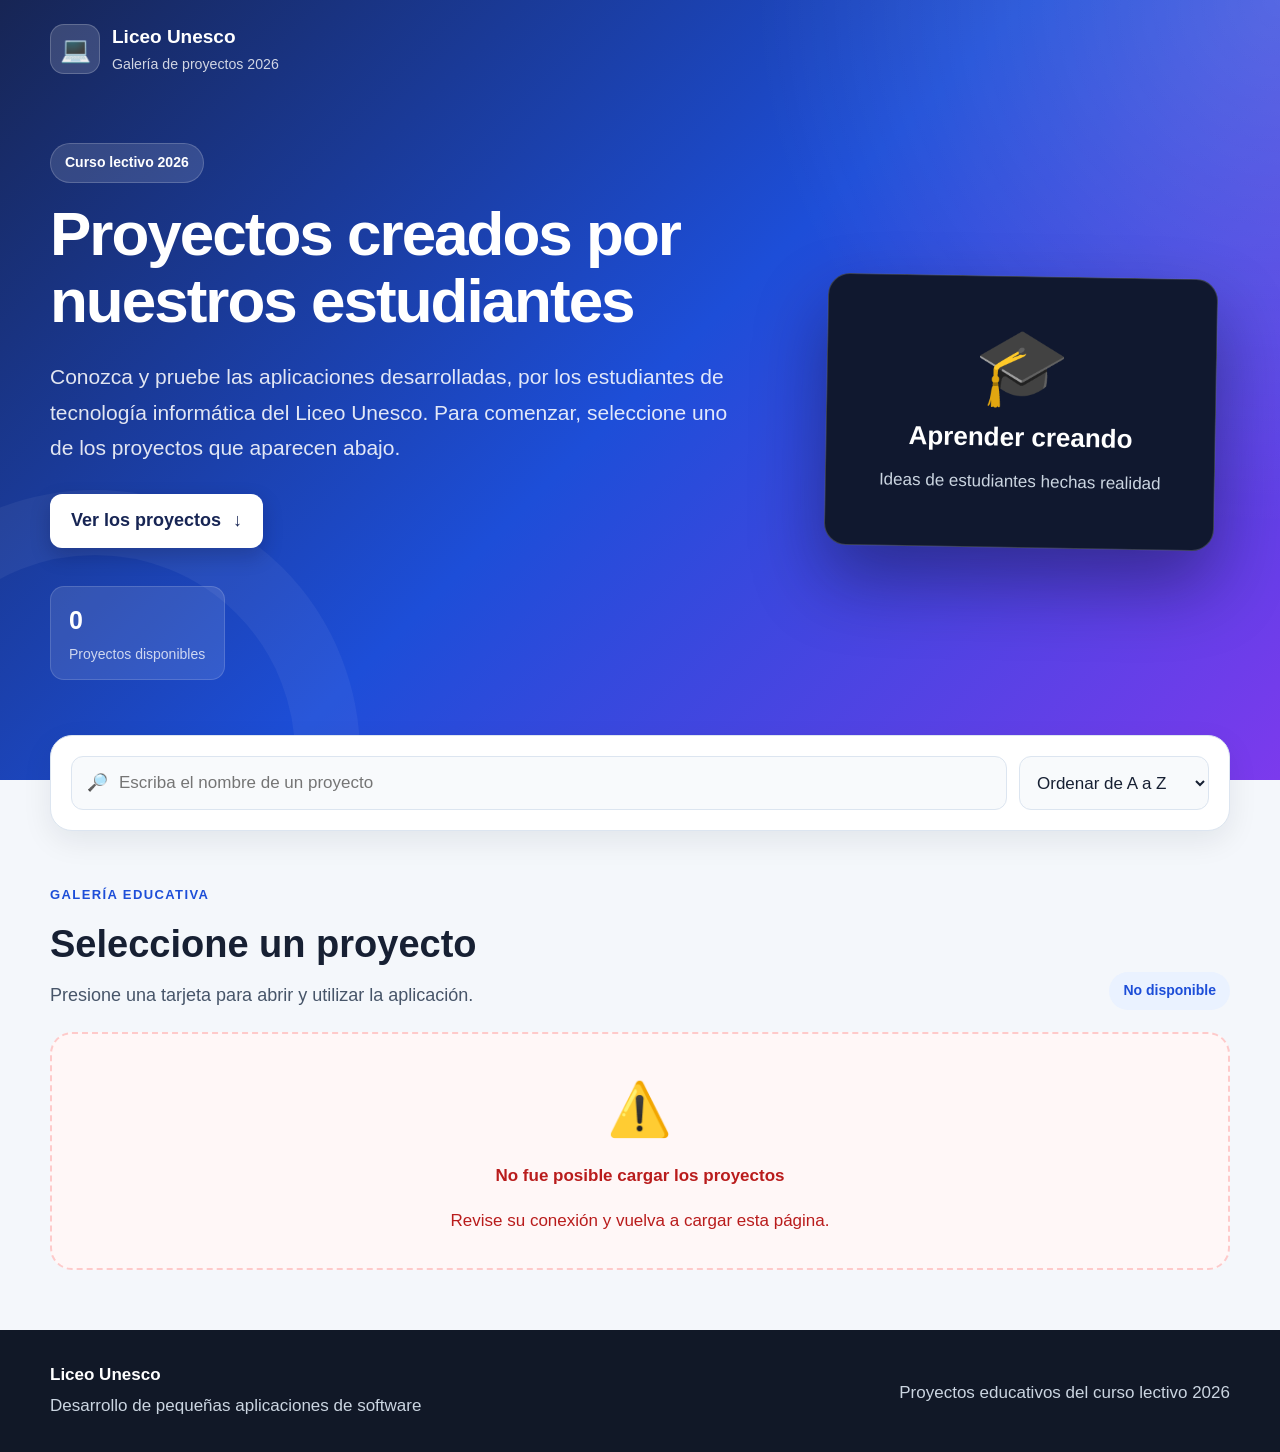
<file: index.html>
<!DOCTYPE html>
<html lang="es">
<head>
  <meta charset="UTF-8">

  <meta
    name="viewport"
    content="width=device-width, initial-scale=1.0"
  >

  <meta
    name="description"
    content="Galería de proyectos de Desarrollo de pequeñas aplicaciones de software del Liceo Unesco."
  >

  <title>
    Proyectos de Desarrollo de Software | Liceo Unesco
  </title>

  <link rel="stylesheet" href="./css/styles.css?v=20260805-2">
  <script src="./js/app.js?v=20260805-2" defer></script>
</head>

<body>

  <a class="saltar-contenido" href="#proyectos">
    Ir directamente a los proyectos
  </a>

  <header class="encabezado">
    <nav class="navegacion">
      <a href="./" class="marca">
        <span class="marca-icono">💻</span>

        <span class="marca-texto">
          <strong>Liceo Unesco</strong>
          <small>Galería de proyectos 2026</small>
        </span>
      </a>
    </nav>

    <section class="presentacion">
      <div class="presentacion-contenido">
        <span class="etiqueta">Curso lectivo 2026</span>

        <h1>
          Proyectos creados por nuestros estudiantes
        </h1>

        <p>
          Conozca y pruebe las aplicaciones desarrolladas, por los estudiantes de tecnología informática del
          Liceo Unesco. Para comenzar, seleccione uno de los
          proyectos que aparecen abajo.
        </p>

        <a class="boton-principal" href="#proyectos">
          Ver los proyectos
          <span aria-hidden="true">↓</span>
        </a>

        <div class="estadisticas">
          <div class="estadistica">
            <strong id="totalProyectos">0</strong>
            <span>Proyectos disponibles</span>
          </div>
        </div>
      </div>

      <div class="presentacion-ilustracion" aria-hidden="true">
        <div class="ventana-codigo">
          <div class="lineas-codigo">
            <span class="ilustracion-icono">🎓</span>
            <strong>Aprender creando</strong>
            <span>Ideas de estudiantes hechas realidad</span>
          </div>
        </div>
      </div>
    </section>
  </header>

  <main class="contenido-principal">

    <section
      class="panel-controles"
      aria-label="Herramientas para encontrar proyectos"
    >
      <div class="buscador-contenedor">
        <span class="buscador-icono">🔎</span>

        <input
          type="search"
          id="buscador"
          placeholder="Escriba el nombre de un proyecto"
          autocomplete="off"
          aria-label="Buscar proyectos"
        >
      </div>

      <select
        id="ordenProyectos"
        class="selector"
        aria-label="Ordenar proyectos"
      >
        <option value="nombre-asc">
          Ordenar de A a Z
        </option>

        <option value="nombre-desc">
          Ordenar de Z a A
        </option>
      </select>

    </section>

    <section id="proyectos" class="seccion-proyectos" tabindex="-1">
      <div class="seccion-encabezado">
        <div>
          <span class="subtitulo">Galería educativa</span>
          <h2>Seleccione un proyecto</h2>
          <p class="ayuda-proyectos">
            Presione una tarjeta para abrir y utilizar la aplicación.
          </p>
        </div>

        <span id="contador" class="contador">
          Cargando…
        </span>
      </div>

      <div id="estado" class="estado">
        <div class="cargador"></div>
        <p>Buscando proyectos publicados…</p>
      </div>

      <div
        id="contenedorProyectos"
        class="rejilla-proyectos oculto"
        aria-live="polite"
      ></div>
    </section>

  </main>

  <footer class="pie-pagina">
    <div>
      <strong>Liceo Unesco</strong>

      <p>
        Desarrollo de pequeñas aplicaciones de software
      </p>
    </div>

    <p>Proyectos educativos del curso lectivo 2026</p>
  </footer>

</body>
</html>
</file>
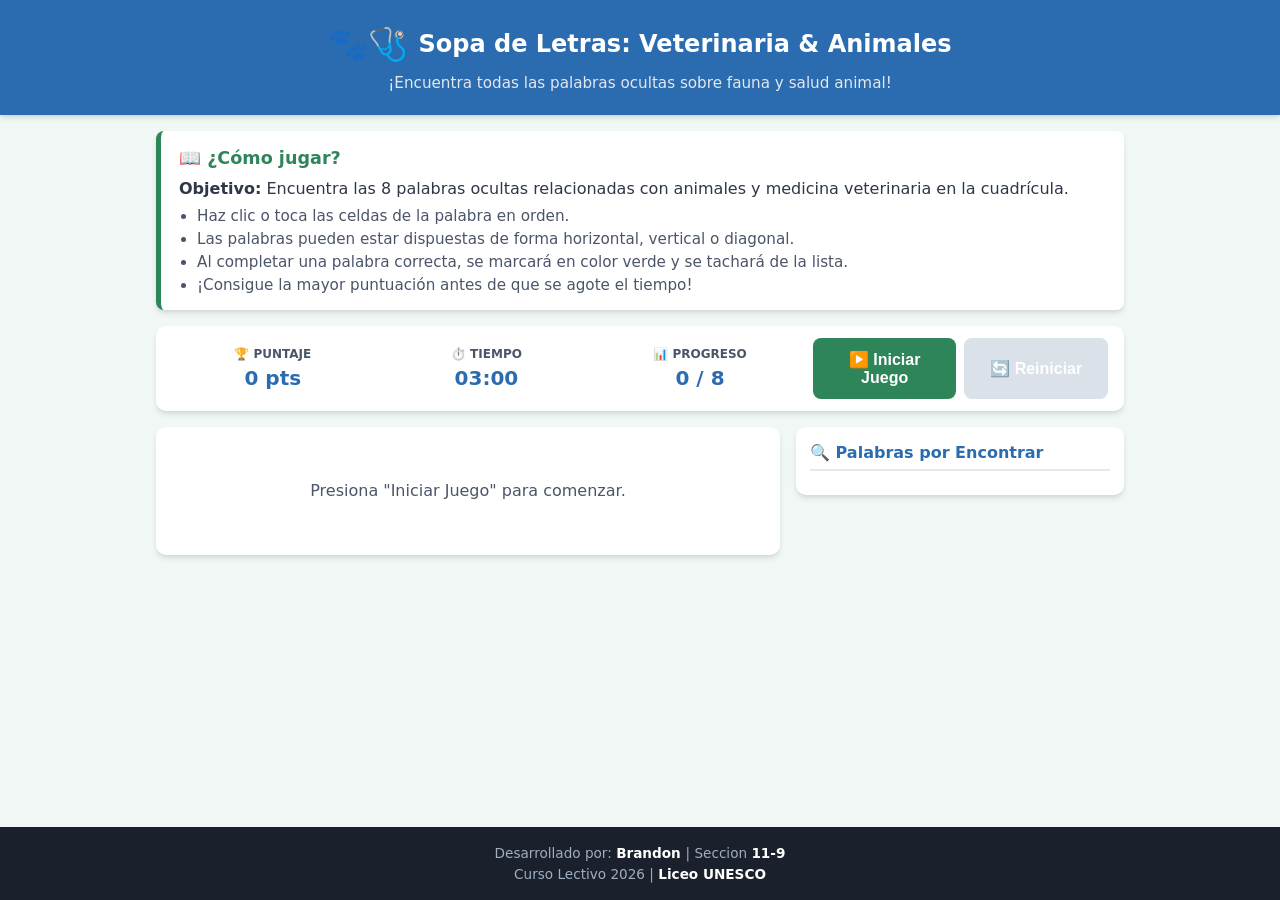
<file: Brandon-Villalobos/index.html>
<!DOCTYPE html>
<html lang="es">
<head>
    <meta charset="UTF-8">
    <meta name="viewport" content="width=device-width, initial-scale=1.0">
    <meta name="description" content="Juego interactivo de sopa de letras con temática de animales y medicina veterinaria para encontrar palabras en un tablero interactivo.">
    <meta name="author" content="Nombre Completo del Estudiante">
    <meta name="theme-color" content="#2b6cb0">
    <title>Sopa de Letras: Mundo Animal y Veterinaria</title>
    <link rel="stylesheet" href="./css/styles.css">
    <script src="./js/app.js" defer></script>
</head>
<body>

    <!-- Encabezado con Identidad Visual -->
    <header class="main-header">
        <div class="header-content">
            <div class="logo-area">
                <span class="logo-icon">🐾🩺</span>
                <h1>Sopa de Letras: Veterinaria & Animales</h1>
            </div>
            <p class="subtitle">¡Encuentra todas las palabras ocultas sobre fauna y salud animal!</p>
        </div>
    </header>

    <main class="container">
        
        <!-- Área de Instrucciones -->
        <section class="instructions-card">
            <h2>📖 ¿Cómo jugar?</h2>
            <p><strong>Objetivo:</strong> Encuentra las 8 palabras ocultas relacionadas con animales y medicina veterinaria en la cuadrícula.</p>
            <ul>
                <li>Haz clic o toca las celdas de la palabra en orden.</li>
                <li>Las palabras pueden estar dispuestas de forma horizontal, vertical o diagonal.</li>
                <li>Al completar una palabra correcta, se marcará en color verde y se tachará de la lista.</li>
                <li>¡Consigue la mayor puntuación antes de que se agote el tiempo!</li>
            </ul>
        </section>

        <!-- Barra de Estado y Controles -->
        <section class="game-status-bar">
            <div class="status-item">
                <span class="status-label">🏆 Puntaje</span>
                <span id="score-display" class="status-value">0 pts</span>
            </div>
            <div class="status-item">
                <span class="status-label">⏱️ Tiempo</span>
                <span id="timer-display" class="status-value">03:00</span>
            </div>
            <div class="status-item">
                <span class="status-label">📊 Progreso</span>
                <span id="progress-display" class="status-value">0 / 8</span>
            </div>
            <div class="controls-group">
                <button id="btn-start" class="btn btn-primary">▶️ Iniciar Juego</button>
                <button id="btn-restart" class="btn btn-secondary" disabled>🔄 Reiniciar</button>
            </div>
        </section>

        <!-- Área Principal del Juego -->
        <div class="game-area">
            
            <!-- Tablero de la Sopa de Letras -->
            <section class="board-section">
                <div id="word-search-board" class="word-search-grid" aria-label="Tablero de sopa de letras">
                    <p class="start-message">Presiona "Iniciar Juego" para comenzar.</p>
                </div>
            </section>

            <!-- Lista de Palabras -->
            <aside class="words-section">
                <h3>🔍 Palabras por Encontrar</h3>
                <ul id="word-list" class="word-list">
                    <!-- Se genera dinámicamente mediante JS -->
                </ul>
            </aside>
        </div>

        <!-- Ventana de Resultado (Modal) -->
        <div id="modal-result" class="modal hidden">
            <div class="modal-content">
                <h2 id="modal-title">🎉 ¡Felicidades!</h2>
                <p id="modal-message">Has encontrado todas las palabras a tiempo.</p>
                <p id="modal-score" class="modal-score-text">Puntaje Final: 800 pts</p>
                <button id="btn-modal-restart" class="btn btn-primary">Jugar de Nuevo</button>
            </div>
        </div>

    </main>

    <!-- Pie de Página Obligatorio -->
    <footer class="main-footer">
        <p>Desarrollado por: <strong>Brandon </strong> | Seccion <strong>11-9

        </strong></p>
        <p>Curso Lectivo 2026 | <strong>Liceo UNESCO</strong></p>
    </footer>

</body>
</html>
</file>
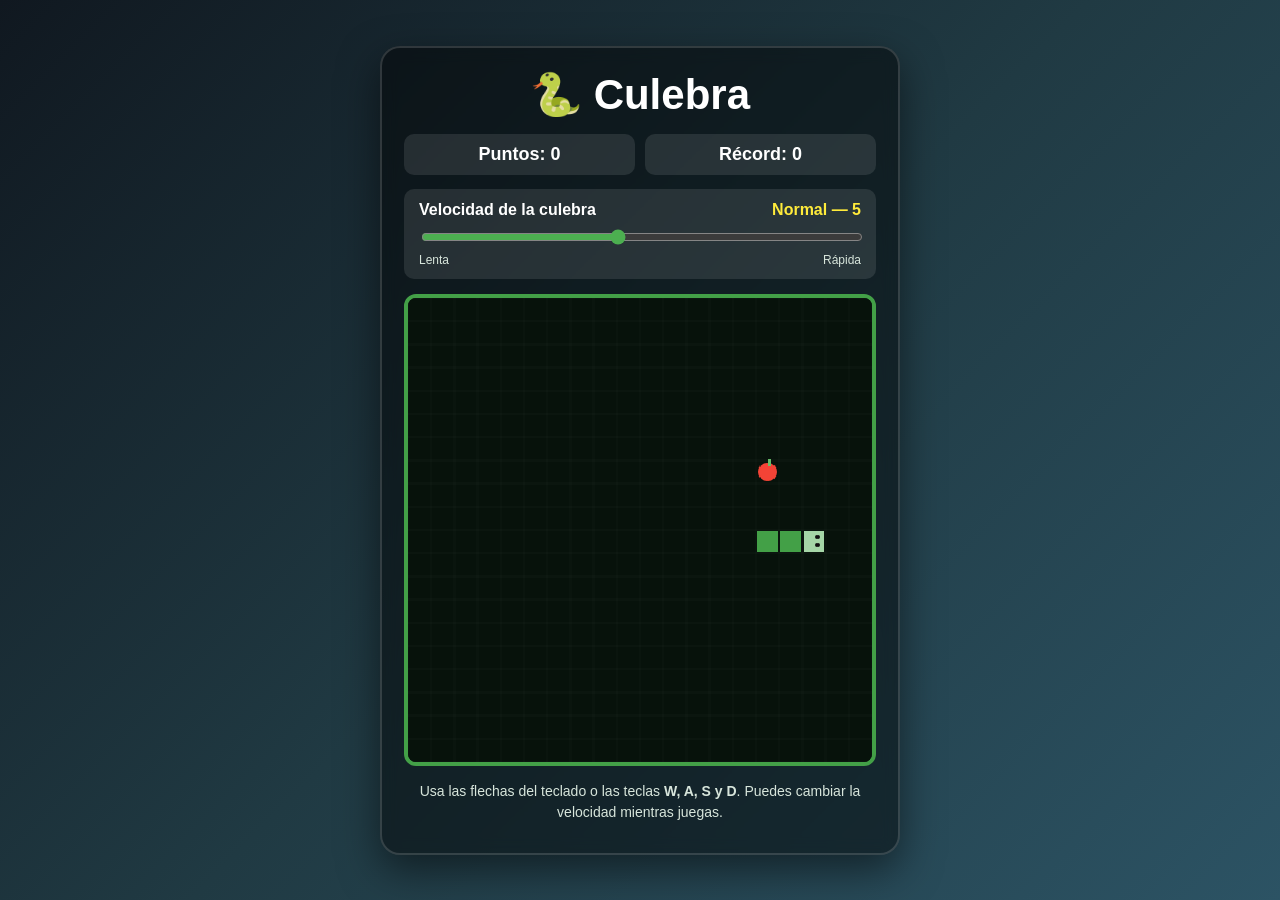
<file: culebra/index.html>
<!DOCTYPE html>
<html lang="es">
<head>
  <meta charset="UTF-8">
  <meta name="viewport" content="width=device-width, initial-scale=1.0">

  <title>Juego de la Culebra</title>

  <style>
    * {
      box-sizing: border-box;
    }

    body {
      margin: 0;
      min-height: 100vh;
      display: flex;
      justify-content: center;
      align-items: center;
      padding: 20px;
      font-family: Arial, Helvetica, sans-serif;
      color: white;
      background: linear-gradient(135deg, #101820, #203a43, #2c5364);
    }

    .juego {
      width: min(95vw, 520px);
      padding: 22px;
      text-align: center;
      background: rgba(0, 0, 0, 0.45);
      border: 2px solid rgba(255, 255, 255, 0.15);
      border-radius: 20px;
      box-shadow: 0 15px 40px rgba(0, 0, 0, 0.5);
      backdrop-filter: blur(8px);
    }

    h1 {
      margin: 0 0 15px;
      font-size: clamp(28px, 6vw, 42px);
    }

    .informacion {
      display: flex;
      justify-content: space-between;
      gap: 10px;
      margin-bottom: 14px;
    }

    .marcador {
      flex: 1;
      padding: 10px;
      font-size: 18px;
      font-weight: bold;
      background: rgba(255, 255, 255, 0.1);
      border-radius: 10px;
    }

    /* Control de velocidad */

    .control-velocidad {
      margin-bottom: 15px;
      padding: 12px 15px;
      text-align: left;
      background: rgba(255, 255, 255, 0.1);
      border-radius: 10px;
    }

    .control-velocidad label {
      display: flex;
      justify-content: space-between;
      margin-bottom: 8px;
      font-weight: bold;
    }

    #textoVelocidad {
      color: #ffeb3b;
    }

    #velocidad {
      width: 100%;
      cursor: pointer;
      accent-color: #4caf50;
    }

    .niveles-velocidad {
      display: flex;
      justify-content: space-between;
      margin-top: 4px;
      color: #d7e5db;
      font-size: 12px;
    }

    .tablero-contenedor {
      position: relative;
      width: 100%;
      aspect-ratio: 1 / 1;
    }

    canvas {
      width: 100%;
      height: 100%;
      display: block;
      background-color: #07120b;
      border: 4px solid #43a047;
      border-radius: 12px;
      image-rendering: pixelated;
      touch-action: none;
    }

    .mensaje {
      position: absolute;
      inset: 0;
      display: none;
      justify-content: center;
      align-items: center;
      flex-direction: column;
      padding: 20px;
      background: rgba(0, 0, 0, 0.8);
      border-radius: 12px;
    }

    .mensaje.visible {
      display: flex;
    }

    .mensaje h2 {
      margin: 0 0 8px;
      font-size: 34px;
      color: #ffeb3b;
    }

    .mensaje p {
      margin: 5px 0 18px;
      font-size: 18px;
    }

    button {
      border: none;
      border-radius: 10px;
      cursor: pointer;
      color: white;
      font-weight: bold;
      transition: transform 0.15s, background-color 0.15s;
    }

    button:active {
      transform: scale(0.94);
    }

    #botonReiniciar {
      padding: 12px 22px;
      font-size: 17px;
      background-color: #43a047;
    }

    #botonReiniciar:hover {
      background-color: #2e7d32;
    }

    .instrucciones {
      margin: 15px 0 8px;
      color: #d7e5db;
      font-size: 14px;
      line-height: 1.5;
    }

    .controles {
      width: 210px;
      margin: 15px auto 0;
      display: grid;
      grid-template-columns: repeat(3, 65px);
      grid-template-rows: repeat(2, 55px);
      gap: 7px;
      justify-content: center;
    }

    .control {
      font-size: 24px;
      background: rgba(255, 255, 255, 0.16);
      border: 1px solid rgba(255, 255, 255, 0.18);
      user-select: none;
      touch-action: manipulation;
    }

    .control:hover {
      background: rgba(255, 255, 255, 0.28);
    }

    .arriba {
      grid-column: 2;
      grid-row: 1;
    }

    .izquierda {
      grid-column: 1;
      grid-row: 2;
    }

    .abajo {
      grid-column: 2;
      grid-row: 2;
    }

    .derecha {
      grid-column: 3;
      grid-row: 2;
    }

    @media (min-width: 700px) {
      .controles {
        display: none;
      }
    }
  </style>
</head>

<body>

  <main class="juego">

    <h1>🐍 Culebra</h1>

    <section class="informacion">
      <div class="marcador">
        Puntos: <span id="puntos">0</span>
      </div>

      <div class="marcador">
        Récord: <span id="record">0</span>
      </div>
    </section>

    <!-- Control para modificar la velocidad -->

    <section class="control-velocidad">
      <label for="velocidad">
        <span>Velocidad de la culebra</span>
        <span id="textoVelocidad">Normal — 5</span>
      </label>

      <input
        type="range"
        id="velocidad"
        min="1"
        max="10"
        value="5"
        step="1"
      >

      <div class="niveles-velocidad">
        <span>Lenta</span>
        <span>Rápida</span>
      </div>
    </section>

    <div class="tablero-contenedor">

      <canvas id="tablero" width="400" height="400"></canvas>

      <div id="mensaje" class="mensaje">
        <h2>¡Perdiste!</h2>

        <p>
          Puntuación:
          <span id="puntosFinales">0</span>
        </p>

        <button id="botonReiniciar">
          Jugar de nuevo
        </button>
      </div>

    </div>

    <p class="instrucciones">
      Usa las flechas del teclado o las teclas
      <strong>W, A, S y D</strong>.
      Puedes cambiar la velocidad mientras juegas.
    </p>

    <section class="controles" aria-label="Controles táctiles">
      <button class="control arriba" data-direccion="arriba">▲</button>
      <button class="control izquierda" data-direccion="izquierda">◀</button>
      <button class="control abajo" data-direccion="abajo">▼</button>
      <button class="control derecha" data-direccion="derecha">▶</button>
    </section>

  </main>

  <script>
    "use strict";

    const canvas = document.getElementById("tablero");
    const contexto = canvas.getContext("2d");

    const elementoPuntos = document.getElementById("puntos");
    const elementoRecord = document.getElementById("record");
    const elementoMensaje = document.getElementById("mensaje");
    const elementoPuntosFinales =
      document.getElementById("puntosFinales");

    const botonReiniciar =
      document.getElementById("botonReiniciar");

    const controlVelocidad =
      document.getElementById("velocidad");

    const textoVelocidad =
      document.getElementById("textoVelocidad");

    const tamanoCelda = 20;
    const columnas = canvas.width / tamanoCelda;
    const filas = canvas.height / tamanoCelda;

    let culebra;
    let comida;
    let direccion;
    let siguienteDireccion;
    let puntos;
    let temporizador;
    let juegoTerminado;

    /*
      La velocidad se maneja mediante milisegundos.

      Más milisegundos = movimiento más lento.
      Menos milisegundos = movimiento más rápido.
    */

    let nivelVelocidad = Number(controlVelocidad.value);
    let velocidadActual = calcularVelocidad();

    let record =
      Number(localStorage.getItem("recordCulebra")) || 0;

    elementoRecord.textContent = record;

    function calcularVelocidad() {
      /*
        Nivel 1  = 230 milisegundos
        Nivel 5  = 150 milisegundos
        Nivel 10 = 50 milisegundos
      */

      return 250 - nivelVelocidad * 20;
    }

    function obtenerNombreVelocidad() {
      if (nivelVelocidad <= 3) {
        return "Lenta";
      }

      if (nivelVelocidad <= 6) {
        return "Normal";
      }

      if (nivelVelocidad <= 8) {
        return "Rápida";
      }

      return "Extrema";
    }

    function actualizarTextoVelocidad() {
      textoVelocidad.textContent =
        obtenerNombreVelocidad() + " — " + nivelVelocidad;
    }

    function iniciarJuego() {
      clearTimeout(temporizador);

      culebra = [
        { x: 10, y: 10 },
        { x: 9, y: 10 },
        { x: 8, y: 10 }
      ];

      direccion = { x: 1, y: 0 };
      siguienteDireccion = { x: 1, y: 0 };

      puntos = 0;
      juegoTerminado = false;

      velocidadActual = calcularVelocidad();

      elementoPuntos.textContent = puntos;
      elementoMensaje.classList.remove("visible");

      crearComida();
      dibujar();
      ejecutarJuego();
    }

    function ejecutarJuego() {
      if (juegoTerminado) {
        return;
      }

      actualizar();
      dibujar();

      temporizador = setTimeout(
        ejecutarJuego,
        velocidadActual
      );
    }

    function actualizar() {
      direccion = siguienteDireccion;

      const cabezaActual = culebra[0];

      const nuevaCabeza = {
        x: cabezaActual.x + direccion.x,
        y: cabezaActual.y + direccion.y
      };

      const chocaConPared =
        nuevaCabeza.x < 0 ||
        nuevaCabeza.x >= columnas ||
        nuevaCabeza.y < 0 ||
        nuevaCabeza.y >= filas;

      const chocaConsigoMisma = culebra.some(
        parte =>
          parte.x === nuevaCabeza.x &&
          parte.y === nuevaCabeza.y
      );

      if (chocaConPared || chocaConsigoMisma) {
        terminarJuego();
        return;
      }

      culebra.unshift(nuevaCabeza);

      const comio =
        nuevaCabeza.x === comida.x &&
        nuevaCabeza.y === comida.y;

      if (comio) {
        puntos++;
        elementoPuntos.textContent = puntos;

        actualizarRecord();
        crearComida();
      } else {
        culebra.pop();
      }
    }

    function crearComida() {
      let posicionValida = false;

      while (!posicionValida) {
        comida = {
          x: Math.floor(Math.random() * columnas),
          y: Math.floor(Math.random() * filas)
        };

        posicionValida = !culebra.some(
          parte =>
            parte.x === comida.x &&
            parte.y === comida.y
        );
      }
    }

    function dibujar() {
      dibujarFondo();
      dibujarComida();
      dibujarCulebra();
    }

    function dibujarFondo() {
      contexto.fillStyle = "#07120b";
      contexto.fillRect(
        0,
        0,
        canvas.width,
        canvas.height
      );

      contexto.strokeStyle =
        "rgba(255, 255, 255, 0.035)";

      contexto.lineWidth = 1;

      for (
        let x = 0;
        x <= canvas.width;
        x += tamanoCelda
      ) {
        contexto.beginPath();
        contexto.moveTo(x, 0);
        contexto.lineTo(x, canvas.height);
        contexto.stroke();
      }

      for (
        let y = 0;
        y <= canvas.height;
        y += tamanoCelda
      ) {
        contexto.beginPath();
        contexto.moveTo(0, y);
        contexto.lineTo(canvas.width, y);
        contexto.stroke();
      }
    }

    function dibujarCulebra() {
      culebra.forEach((parte, indice) => {
        contexto.fillStyle =
          indice === 0 ? "#a5d6a7" : "#43a047";

        contexto.fillRect(
          parte.x * tamanoCelda + 1,
          parte.y * tamanoCelda + 1,
          tamanoCelda - 2,
          tamanoCelda - 2
        );

        if (indice === 0) {
          dibujarOjos(parte);
        }
      });
    }

    function dibujarOjos(cabeza) {
      const baseX = cabeza.x * tamanoCelda;
      const baseY = cabeza.y * tamanoCelda;

      contexto.fillStyle = "#111";

      let ojo1 = { x: 6, y: 6 };
      let ojo2 = { x: 13, y: 6 };

      if (direccion.y === 1) {
        ojo1 = { x: 6, y: 13 };
        ojo2 = { x: 13, y: 13 };
      } else if (direccion.x === -1) {
        ojo1 = { x: 6, y: 6 };
        ojo2 = { x: 6, y: 13 };
      } else if (direccion.x === 1) {
        ojo1 = { x: 13, y: 6 };
        ojo2 = { x: 13, y: 13 };
      }

      contexto.beginPath();

      contexto.arc(
        baseX + ojo1.x,
        baseY + ojo1.y,
        2,
        0,
        Math.PI * 2
      );

      contexto.arc(
        baseX + ojo2.x,
        baseY + ojo2.y,
        2,
        0,
        Math.PI * 2
      );

      contexto.fill();
    }

    function dibujarComida() {
      const centroX =
        comida.x * tamanoCelda + tamanoCelda / 2;

      const centroY =
        comida.y * tamanoCelda + tamanoCelda / 2;

      contexto.fillStyle = "#f44336";
      contexto.beginPath();

      contexto.arc(
        centroX,
        centroY,
        tamanoCelda / 2.5,
        0,
        Math.PI * 2
      );

      contexto.fill();

      contexto.fillStyle = "#66bb6a";

      contexto.fillRect(
        centroX,
        centroY - 11,
        3,
        6
      );
    }

    function cambiarDireccion(nuevaDireccion) {
      const direccionContraria =
        nuevaDireccion.x === -direccion.x &&
        nuevaDireccion.y === -direccion.y;

      if (!direccionContraria) {
        siguienteDireccion = nuevaDireccion;
      }
    }

    function actualizarRecord() {
      if (puntos > record) {
        record = puntos;

        localStorage.setItem(
          "recordCulebra",
          record
        );

        elementoRecord.textContent = record;
      }
    }

    function terminarJuego() {
      juegoTerminado = true;

      clearTimeout(temporizador);

      elementoPuntosFinales.textContent = puntos;
      elementoMensaje.classList.add("visible");
    }

    /*
      Cambiar la velocidad utilizando el control deslizante.
      El cambio se aplica mientras la partida está activa.
    */

    controlVelocidad.addEventListener("input", () => {
      nivelVelocidad = Number(controlVelocidad.value);
      velocidadActual = calcularVelocidad();

      actualizarTextoVelocidad();
    });

    document.addEventListener("keydown", event => {
      const tecla = event.key.toLowerCase();

      const teclasControl = [
        "arrowup",
        "arrowdown",
        "arrowleft",
        "arrowright",
        "w",
        "a",
        "s",
        "d"
      ];

      if (teclasControl.includes(tecla)) {
        event.preventDefault();
      }

      switch (tecla) {
        case "arrowup":
        case "w":
          cambiarDireccion({ x: 0, y: -1 });
          break;

        case "arrowdown":
        case "s":
          cambiarDireccion({ x: 0, y: 1 });
          break;

        case "arrowleft":
        case "a":
          cambiarDireccion({ x: -1, y: 0 });
          break;

        case "arrowright":
        case "d":
          cambiarDireccion({ x: 1, y: 0 });
          break;

        case "enter":
          if (juegoTerminado) {
            iniciarJuego();
          }
          break;
      }
    });

    document
      .querySelectorAll(".control")
      .forEach(boton => {
        boton.addEventListener("pointerdown", () => {
          const direccionBoton =
            boton.dataset.direccion;

          const direcciones = {
            arriba: { x: 0, y: -1 },
            abajo: { x: 0, y: 1 },
            izquierda: { x: -1, y: 0 },
            derecha: { x: 1, y: 0 }
          };

          cambiarDireccion(
            direcciones[direccionBoton]
          );
        });
      });

    botonReiniciar.addEventListener(
      "click",
      iniciarJuego
    );

    actualizarTextoVelocidad();
    iniciarJuego();
  </script>

</body>
</html>
</file>
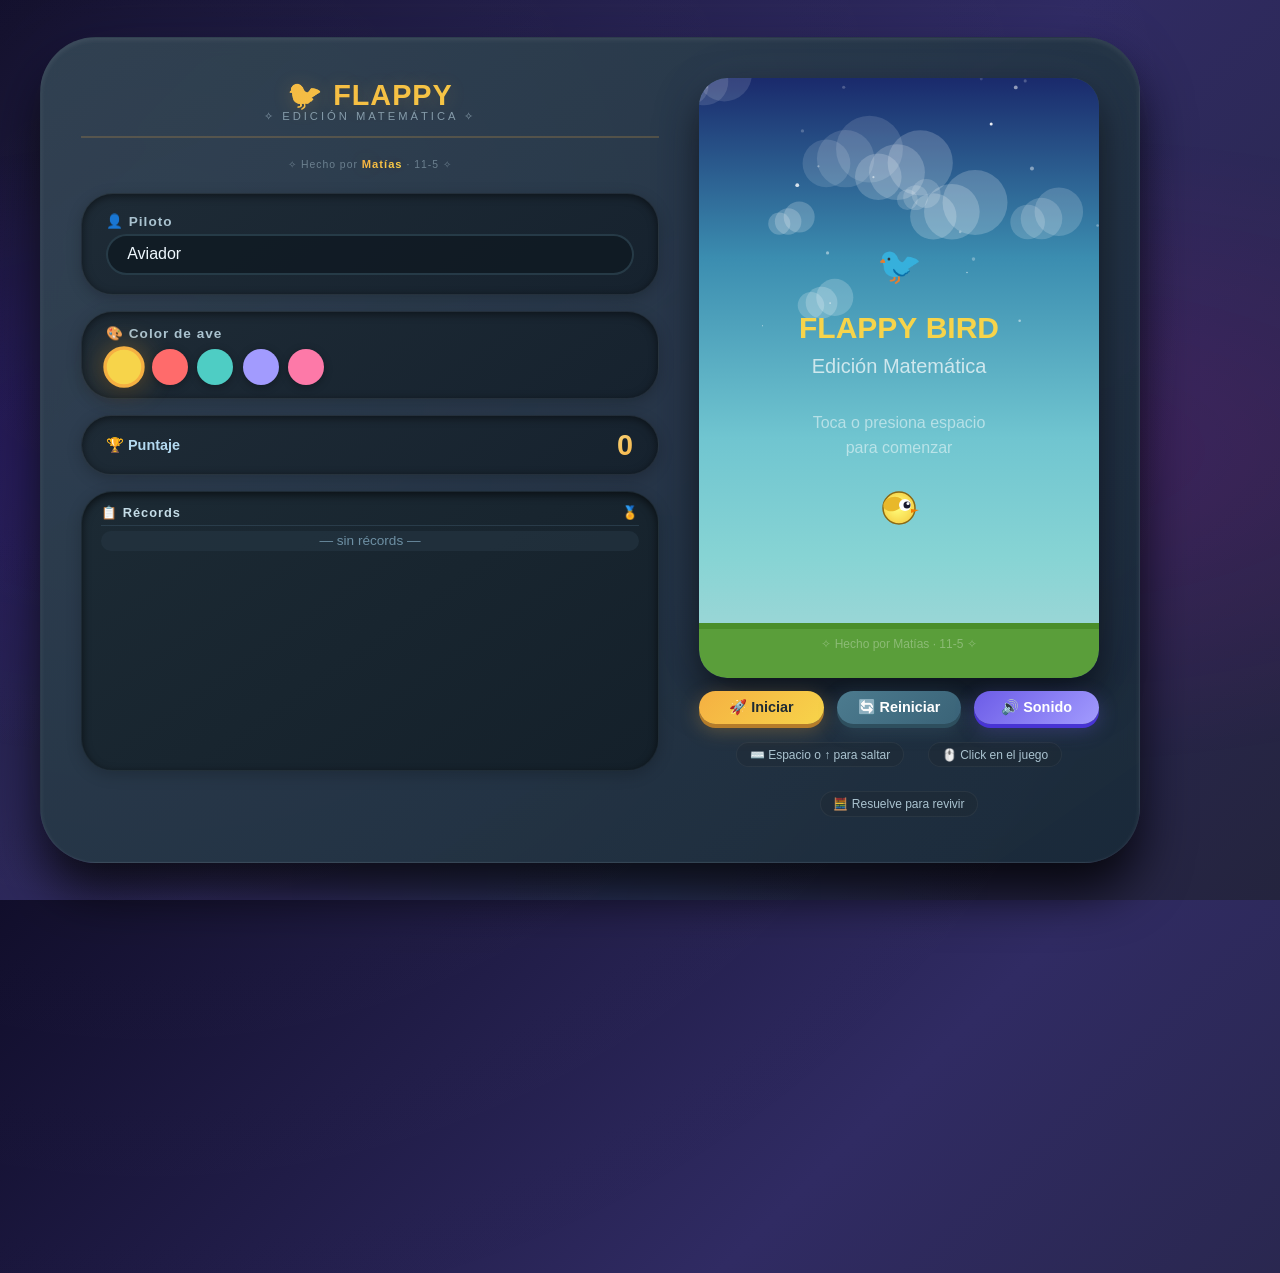
<file: flappybird/index.html>
<!DOCTYPE html>
<html lang="es">
<head>
    <meta charset="UTF-8" />
    <meta name="viewport" content="width=device-width, initial-scale=1.0, maximum-scale=1.0, user-scalable=no" />
    <title>Flappy Bird - Edición Matemática</title>
    <link rel="stylesheet" href="style.css" />
</head>
<body>
    <div class="game-wrapper">
        <div class="game-dashboard">
            <!-- ===== PANEL IZQUIERDO: Controles e información ===== -->
            <aside class="left-panel">
                <header class="panel-header">
                    <h1>🐦 FLAPPY</h1>
                    <div class="subtitle">✧ Edición Matemática ✧</div>
                </header>

                <!-- CRÉDITO DEL CREADOR -->
                <div class="creator-credit">
                    <span>✧ Hecho por <span class="highlight">Matías</span> · 11-5 ✧</span>
                </div>

                <!-- Datos del jugador -->
                <section class="player-card">
                    <label for="playerNameInput">👤 Piloto</label>
                    <input type="text" id="playerNameInput" placeholder="Tu nombre..." value="Aviador" />
                </section>

                <!-- Selector de color del ave -->
                <section class="color-selector">
                    <label>🎨 Color de ave</label>
                    <div class="color-options">
                        <div class="color-option active" style="background: #f7d44a;" data-color="yellow"></div>
                        <div class="color-option" style="background: #ff6b6b;" data-color="red"></div>
                        <div class="color-option" style="background: #4ecdc4;" data-color="teal"></div>
                        <div class="color-option" style="background: #a29bfe;" data-color="purple"></div>
                        <div class="color-option" style="background: #fd79a8;" data-color="pink"></div>
                    </div>
                </section>

                <!-- Puntaje actual -->
                <section class="score-box">
                    <span>🏆 Puntaje</span>
                    <span id="currentScore">0</span>
                </section>

                <!-- Tabla de récords -->
                <section class="high-scores-container">
                    <div class="high-score-title">
                        <span>📋 Récords</span>
                        <span>🏅</span>
                    </div>
                    <div class="high-score-list" id="highScoreList">
                        <div class="hs-item" style="justify-content:center; color:#6d8fa3;">— sin récords —</div>
                    </div>
                </section>

                <!-- Banner para revivir (se muestra cuando el pájaro muere) -->
                <section class="revive-banner" id="reviveBanner">
                    <span>💫 Revivir: <span id="reviveEquation">5 × 3 = ?</span></span>
                    <button class="btn btn-small" id="reviveBtn">Responder</button>
                </section>
            </aside>

            <!-- ===== PANEL DERECHO: Canvas y acciones del juego ===== -->
            <main class="right-panel">
                <div class="canvas-container">
                    <canvas id="gameCanvas" width="400" height="600"></canvas>
                </div>

                <!-- Botones de control -->
                <div class="canvas-controls">
                    <button class="btn btn-primary" id="startGameBtn">🚀 Iniciar</button>
                    <button class="btn btn-restart" id="restartBtn">🔄 Reiniciar</button>
                    <button class="btn btn-sound" id="soundBtn">🔊 Sonido</button>
                </div>

                <!-- Tips de juego -->
                <div class="game-tips">
                    <span>⌨️ Espacio o ↑ para saltar</span>
                    <span>🖱️ Click en el juego</span>
                    <span>🧮 Resuelve para revivir</span>
                </div>
            </main>
        </div>
    </div>

    <!-- Cargar el script al final para que el DOM esté listo -->
    <script src="script.js"></script>
</body>
</html>
</file>
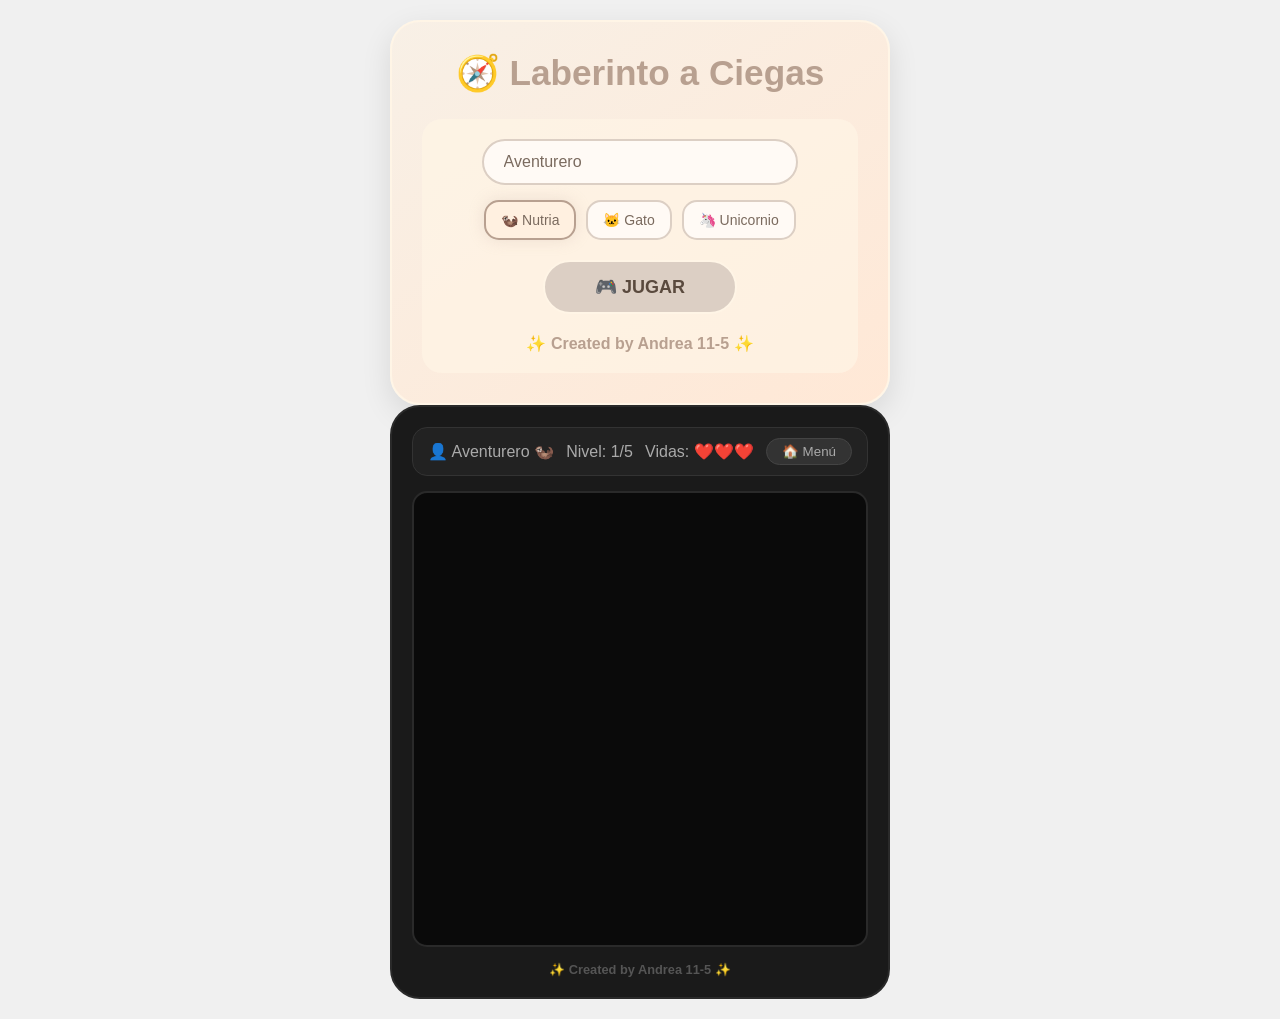
<file: laberinto-ciego/index.html>
<!DOCTYPE html>
<html lang="es">
<head>
    <meta charset="UTF-8">
    <meta name="viewport" content="width=device-width, initial-scale=1.0">
    <title>Laberinto a Ciegas</title>
    <link rel="stylesheet" href="css/style.css">
</head>
<body>
    <div id="app">
        <!-- MENÚ -->
        <div id="menu">
            <h1>🧭 Laberinto a Ciegas</h1>
            <div id="menu-content">
                <input type="text" id="playerName" placeholder="Tu nombre" value="Aventurero">
                <div id="characters">
                    <button class="char-btn active" data-char="otter">🦦 Nutria</button>
                    <button class="char-btn" data-char="cat">🐱 Gato</button>
                    <button class="char-btn" data-char="unicorn">🦄 Unicornio</button>
                </div>
                <button id="startBtn">🎮 JUGAR</button>
                <p id="credit">✨ Created by Andrea 11-5 ✨</p>
            </div>
        </div>

        <!-- JUEGO -->
        <div id="game">
            <div id="hud">
                <span id="playerInfo">👤 Aventurero 🦦</span>
                <span>Nivel: <span id="levelNum">1</span>/5</span>
                <span>Vidas: <span id="livesNum">❤️❤️❤️</span></span>
                <button id="menuBtn">🏠 Menú</button>
            </div>
            <div id="canvas-container">
                <canvas id="mazeCanvas"></canvas>
                <div id="messageOverlay"></div>
            </div>
            <div id="controls">
                <button id="upBtn">▲</button>
                <div>
                    <button id="leftBtn">◄</button>
                    <button id="downBtn">▼</button>
                    <button id="rightBtn">►</button>
                </div>
            </div>
            <p id="game-credit">✨ Created by Andrea 11-5 ✨</p>
        </div>
    </div>
    <script src="js/script.js"></script>
</body>
</html>
</file>
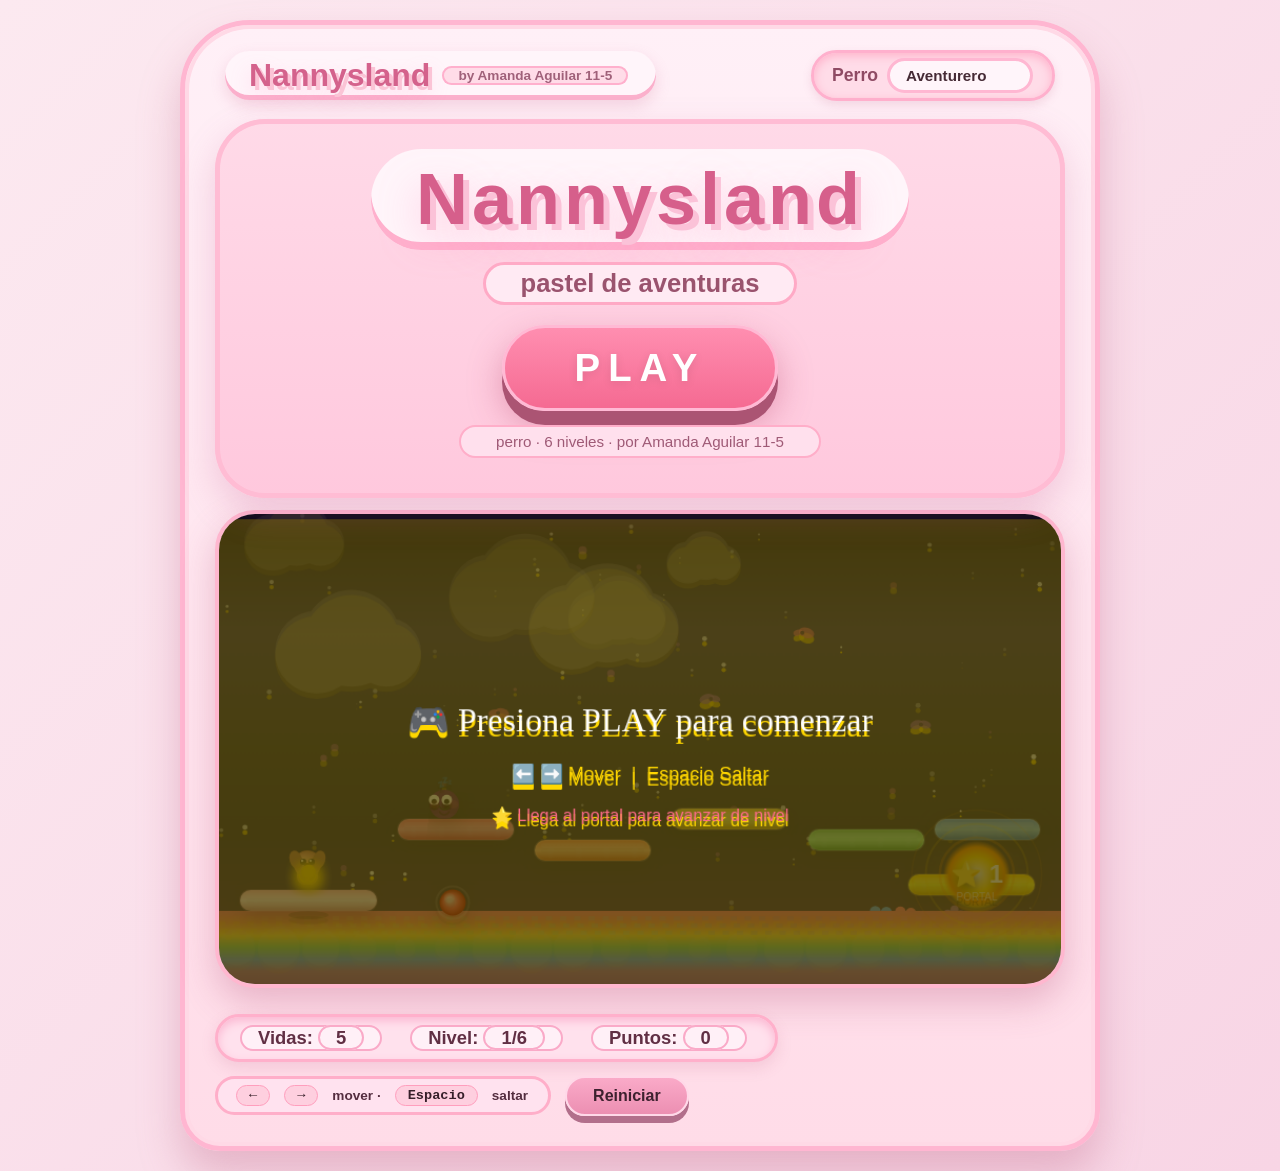
<file: nannysland/index.html>
<!DOCTYPE html>
<html lang="es">
<head>
    <meta charset="UTF-8">
    <meta 
        name="viewport" 
        content="width=device-width, initial-scale=1.0"
    >
    <meta 
        name="description" 
        content="Nannysland es un juego de plataformas interactivo donde un perro aventurero debe superar 6 niveles llenos de obstáculos, enemigos y plataformas para llegar al portal y completar su misión."
    >
    <meta 
        name="author" 
        content="Amanda Aguilar 11-5"
    >
    <meta 
        name="theme-color" 
        content="#FF6B8A"
    >
    <meta
        name="keywords"
        content="juego, plataformas, aventura, perro, parkour, niveles, obstáculos, enemigos, portal, Nannysland, pastel"
    >
    <meta
        name="robots"
        content="index, follow"
    >
    <meta
        property="og:title"
        content="Nannysland - Pastel de aventuras"
    >
    <meta
        property="og:description"
        content="Un juego de plataformas donde un perro con mucho estilo debe superar obstáculos y enemigos para llegar al portal."
    >
    <meta
        property="og:type"
        content="website"
    >
    <meta
        property="og:url"
        content="https://nannysland.com"
    >
    <title>Nannysland · Pastel de aventuras</title>
    <link rel="stylesheet" href="css/style.css">
    <script src="js/script.js" defer></script>
</head>
<body>

    <div class="game-wrapper">
        <!-- HEADER -->
        <div class="header">
            <div class="game-title">
                Nannysland
                <span class="creator">by Amanda Aguilar 11-5</span>
            </div>
            <div class="player-area">
                <label>Perro</label>
                <input type="text" id="playerName" placeholder="Tu nombre" value="Aventurero" maxlength="14">
            </div>
        </div>

        <!-- PANTALLA DE INICIO -->
        <div id="startScreen" class="start-screen">
            <div class="start-content">
                <h1>Nannysland</h1>
                <p class="subtitle">pastel de aventuras</p>
                <button class="btn-play" id="playBtn">PLAY</button>
                <p class="info">perro · 6 niveles · por Amanda Aguilar 11-5</p>
            </div>
        </div>

        <!-- CANVAS -->
        <canvas id="gameCanvas" width="800" height="450"></canvas>

        <!-- FOOTER -->
        <div class="footer">
            <div class="stats">
                <span>Vidas: <span id="livesDisplay">5</span></span>
                <span>Nivel: <span id="levelDisplay">1/6</span></span>
                <span>Puntos: <span id="scoreDisplay">0</span></span>
            </div>
            <div class="controls">
                <div class="keys">
                    <kbd>←</kbd> <kbd>→</kbd> mover · <kbd>Espacio</kbd> saltar
                </div>
                <button class="btn reset" id="resetBtn">Reiniciar</button>
            </div>
        </div>
    </div>

    <!-- SCRIPT -->
    <script src="js/script.js"></script>
</body>
</html>
</file>
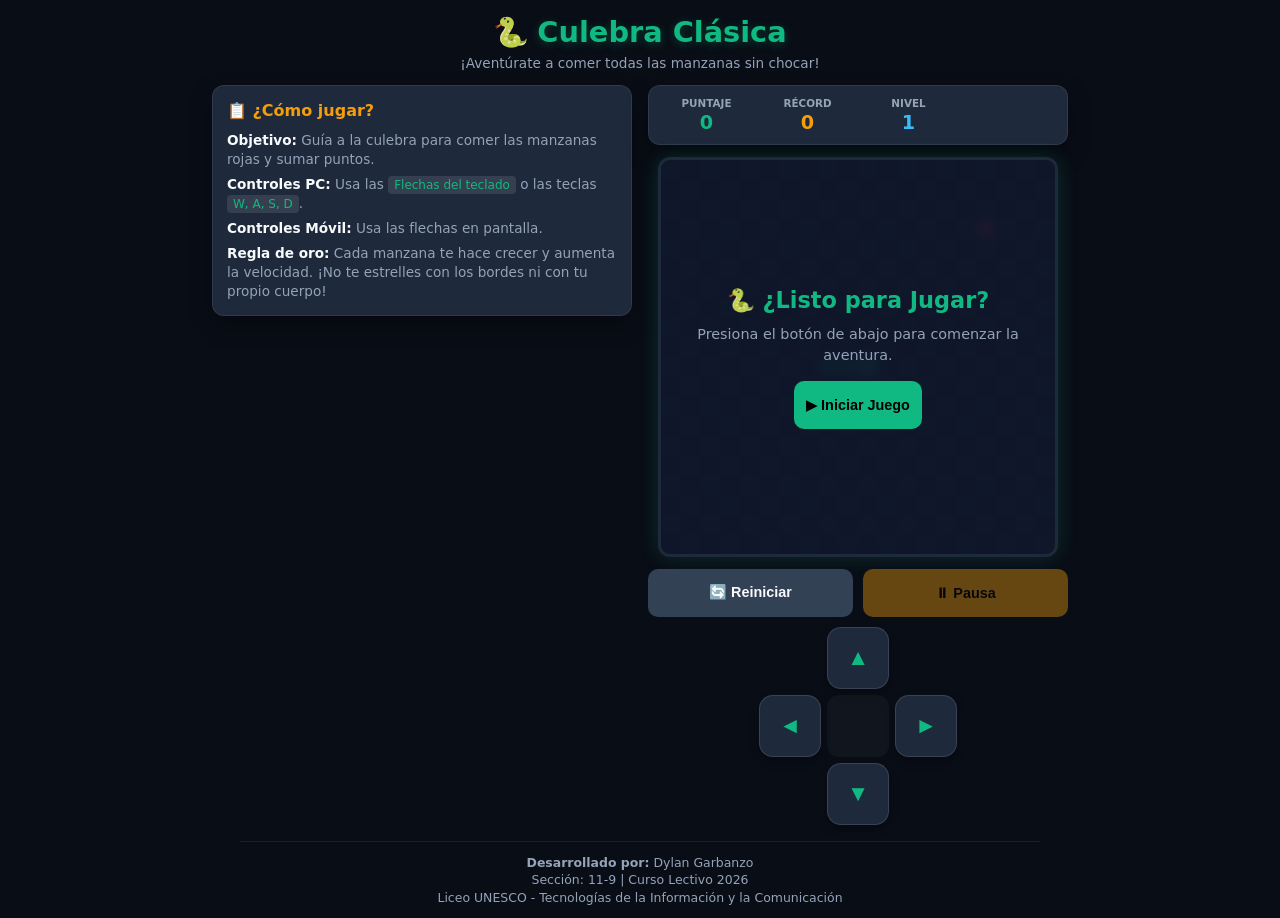
<file: culebra/index-emena_laptop.html>
<!DOCTYPE html>
<html lang="es">
<head>
    <meta charset="UTF-8">
    <meta name="viewport" content="width=device-width, initial-scale=1.0">
    <meta name="description" content="Juego interactivo de la culebra (Snake) dinámico, animado y adaptable para computadora y móvil.">
    <meta name="author" content="Nombre Completo del Estudiante">
    <meta name="theme-color" content="#10b981">
    <title>Culebra Clásica - Juego Interactivo</title>
    <link rel="stylesheet" href="./css/styles.css">
    <script src="./js/app.js" defer></script>
</head>
<body>

    <!-- Encabezado del Juego -->
    <header class="main-header">
        <div class="logo-container">
            <span class="snake-icon">🐍</span>
            <h1>Culebra Clásica</h1>
        </div>
        <p class="subtitle">¡Aventúrate a comer todas las manzanas sin chocar!</p>
    </header>

    <!-- Contenido Principal -->
    <main class="main-container">

        <!-- Área de Instrucciones -->
        <section class="instructions-card" aria-labelledby="inst-title">
            <h2 id="inst-title">📋 ¿Cómo jugar?</h2>
            <ul>
                <li><strong>Objetivo:</strong> Guía a la culebra para comer las manzanas rojas y sumar puntos.</li>
                <li><strong>Controles PC:</strong> Usa las <span>Flechas del teclado</span> o las teclas <span>W, A, S, D</span>.</li>
                <li><strong>Controles Móvil:</strong> Usa las flechas en pantalla.</li>
                <li><strong>Regla de oro:</strong> Cada manzana te hace crecer y aumenta la velocidad. ¡No te estrelles con los bordes ni con tu propio cuerpo!</li>
            </ul>
        </section>

        <!-- Área Principal del Juego y Marcador -->
        <section class="game-wrapper">
            <!-- Información de Estado (Marcador) -->
            <div class="scoreboard">
                <div class="score-box">
                    <span class="score-label">Puntaje</span>
                    <span id="current-score" class="score-value">0</span>
                </div>
                <div class="score-box">
                    <span class="score-label">Récord</span>
                    <span id="high-score" class="score-value">0</span>
                </div>
                <div class="score-box">
                    <span class="score-label">Nivel</span>
                    <span id="current-level" class="score-value">1</span>
                </div>
            </div>

            <!-- Tablero de Juego (Canvas) -->
            <div class="canvas-container">
                <canvas id="gameCanvas" width="400" height="400"></canvas>
                
                <!-- Overlay de Pantalla (Bienvenida / Pausa / Game Over) -->
                <div id="game-overlay" class="overlay active">
                    <div class="overlay-content">
                        <h2 id="overlay-title">🐍 ¿Listo para Jugar?</h2>
                        <p id="overlay-message">Presiona el botón de abajo para comenzar la aventura.</p>
                        <button id="btn-start" class="btn btn-primary">▶ Iniciar Juego</button>
                    </div>
                </div>
            </div>

            <!-- Panel de Controles e Interacción -->
            <div class="controls-panel">
                <div class="action-buttons">
                    <button id="btn-restart" class="btn btn-secondary">🔄 Reiniciar</button>
                    <button id="btn-pause" class="btn btn-accent" disabled>⏸ Pausa</button>
                </div>

                <!-- D-Pad para Dispositivos Táctiles / Móviles -->
                <div class="dpad-container" aria-label="Controles táctiles">
                    <button id="btn-up" class="dpad-btn up" aria-label="Mover Arriba">▲</button>
                    <div class="dpad-middle">
                        <button id="btn-left" class="dpad-btn left" aria-label="Mover Izquierda">◄</button>
                        <div class="dpad-center"></div>
                        <button id="btn-right" class="dpad-btn right" aria-label="Mover Derecha">►</button>
                    </div>
                    <button id="btn-down" class="dpad-btn down" aria-label="Mover Abajo">▼</button>
                </div>
            </div>
        </section>

    </main>

    <!-- Pie de Página -->
    <footer class="main-footer">
        <p><strong>Desarrollado por:</strong> Dylan Garbanzo </p>
        <p>Sección: 11-9 | Curso Lectivo 2026</p>
        <p>Liceo UNESCO - Tecnologías de la Información y la Comunicación</p>
    </footer>

</body>
</html>
</file>
<file: css/styles.css>
:root {
    --primario: #1d4ed8;
    --primario-oscuro: #1e3a8a;
    --secundario: #7c3aed;
    --acento: #06b6d4;
    --fondo: #f4f7fb;
    --superficie: #ffffff;
    --texto: #172033;
    --texto-suave: #64748b;
    --borde: #dce5f0;
    --exito: #15803d;
    --error: #b91c1c;
    --sombra: 0 10px 30px rgba(15, 23, 42, 0.08);
    --sombra-grande: 0 18px 45px rgba(15, 23, 42, 0.15);
}

* {
    box-sizing: border-box;
}

html {
    scroll-behavior: smooth;
}

body {
    margin: 0;
    min-height: 100vh;
    font-family: Arial, Helvetica, sans-serif;
    font-size: 17px;
    line-height: 1.55;
    color: var(--texto);
    background: var(--fondo);
}

a {
    color: inherit;
}

.saltar-contenido {
    position: fixed;
    z-index: 100;
    top: 12px;
    left: 12px;
    padding: 12px 18px;
    color: white;
    font-weight: bold;
    text-decoration: none;
    background: #111827;
    border-radius: 8px;
    transform: translateY(-150%);
}

.saltar-contenido:focus {
    transform: translateY(0);
}

:focus-visible {
    outline: 4px solid #facc15;
    outline-offset: 4px;
}

button,
input,
select {
    font: inherit;
}

/* Encabezado */

.encabezado {
    position: relative;
    overflow: hidden;
    color: white;
    background:
        radial-gradient(circle at top right,
            rgba(255, 255, 255, 0.17),
            transparent 35%),
        linear-gradient(135deg,
            #172554,
            var(--primario),
            var(--secundario));
}

.encabezado::before {
    content: "";
    position: absolute;
    width: 400px;
    height: 400px;
    left: -170px;
    bottom: -240px;
    border: 65px solid rgba(255, 255, 255, 0.05);
    border-radius: 50%;
}

.navegacion {
    position: relative;
    z-index: 1;
    width: min(1180px, calc(100% - 32px));
    margin: 0 auto;
    padding: 22px 0;
}

.marca {
    display: inline-flex;
    align-items: center;
    gap: 12px;
    color: white;
    text-decoration: none;
}

.marca-icono {
    width: 50px;
    height: 50px;
    display: grid;
    place-items: center;
    font-size: 25px;
    background: rgba(255, 255, 255, 0.15);
    border: 1px solid rgba(255, 255, 255, 0.2);
    border-radius: 14px;
}

.marca-texto {
    display: flex;
    flex-direction: column;
}

.marca-texto strong {
    font-size: 19px;
}

.marca-texto small {
    margin-top: 3px;
    opacity: 0.8;
}

/* Presentación */

.presentacion {
    position: relative;
    z-index: 1;
    width: min(1180px, calc(100% - 32px));
    margin: 0 auto;
    padding: 45px 0 100px;
    display: grid;
    grid-template-columns: 1.25fr 0.75fr;
    align-items: center;
    gap: 65px;
}

.etiqueta {
    display: inline-block;
    margin-bottom: 18px;
    padding: 8px 14px;
    font-size: 14px;
    font-weight: bold;
    background: rgba(255, 255, 255, 0.13);
    border: 1px solid rgba(255, 255, 255, 0.18);
    border-radius: 999px;
}

.presentacion h1 {
    max-width: 780px;
    margin: 0;
    font-size: clamp(38px, 5.5vw, 62px);
    line-height: 1.08;
    letter-spacing: -2px;
}

.presentacion p {
    max-width: 720px;
    margin: 24px 0 0;
    font-size: 21px;
    line-height: 1.7;
    color: rgba(255, 255, 255, 0.87);
}

.boton-principal {
    width: fit-content;
    min-height: 54px;
    margin-top: 28px;
    padding: 13px 21px;
    display: inline-flex;
    align-items: center;
    gap: 12px;
    color: #172554;
    font-size: 18px;
    font-weight: bold;
    text-decoration: none;
    background: white;
    border-radius: 12px;
    box-shadow: 0 8px 20px rgba(7, 11, 32, 0.22);
}

.boton-principal:hover {
    background: #eff6ff;
}

.estadisticas {
    margin-top: 38px;
    display: flex;
    flex-wrap: wrap;
    gap: 14px;
}

.estadistica {
    min-width: 175px;
    padding: 14px 18px;
    background: rgba(255, 255, 255, 0.11);
    border: 1px solid rgba(255, 255, 255, 0.15);
    border-radius: 14px;
}

.estadistica strong,
.estadistica span {
    display: block;
}

.estadistica strong {
    font-size: 25px;
}

.estadistica span {
    margin-top: 4px;
    font-size: 14px;
    color: rgba(255, 255, 255, 0.76);
}

.presentacion-ilustracion {
    display: flex;
    justify-content: center;
}

.ventana-codigo {
    width: min(100%, 390px);
    overflow: hidden;
    transform: rotate(1deg);
    background: #10182f;
    border: 1px solid rgba(255, 255, 255, 0.18);
    border-radius: 22px;
    box-shadow: 0 35px 70px rgba(7, 11, 32, 0.4);
}

.lineas-codigo {
    min-height: 270px;
    padding: 35px;
    display: flex;
    flex-direction: column;
    justify-content: center;
    align-items: center;
    gap: 12px;
    color: white;
    text-align: center;
}

.lineas-codigo strong {
    font-size: 26px;
}

.lineas-codigo > span:last-child {
    color: #cbd5e1;
}

.ilustracion-icono {
    font-size: 76px;
    line-height: 1;
}

/* Contenido */

.contenido-principal {
    position: relative;
    z-index: 2;
    width: min(1180px, calc(100% - 32px));
    margin: -45px auto 60px;
}

.panel-controles {
    padding: 20px;
    display: grid;
    grid-template-columns: 1fr auto;
    gap: 12px;
    background: white;
    border: 1px solid var(--borde);
    border-radius: 22px;
    box-shadow: var(--sombra);
}

.buscador-contenedor {
    position: relative;
}

.buscador-icono {
    position: absolute;
    top: 50%;
    left: 16px;
    transform: translateY(-50%);
    pointer-events: none;
}

.buscador-contenedor input,
.selector {
    width: 100%;
    height: 54px;
    color: var(--texto);
    background: #f8fafc;
    border: 1px solid var(--borde);
    border-radius: 12px;
    outline: none;
}

.buscador-contenedor input {
    padding: 0 16px 0 47px;
    font-size: 17px;
}

.selector {
    min-width: 190px;
    padding: 0 13px;
    cursor: pointer;
}

.buscador-contenedor input:focus,
.selector:focus {
    border-color: #3b82f6;
    box-shadow: 0 0 0 4px rgba(59, 130, 246, 0.13);
}

/* Proyectos */

.seccion-proyectos {
    margin-top: 50px;
    scroll-margin-top: 24px;
}

.seccion-encabezado {
    margin-bottom: 22px;
    display: flex;
    justify-content: space-between;
    align-items: end;
    gap: 20px;
}

.subtitulo {
    color: var(--primario);
    font-size: 13px;
    font-weight: bold;
    text-transform: uppercase;
    letter-spacing: 1.4px;
}

.seccion-encabezado h2 {
    margin: 7px 0 0;
    font-size: clamp(27px, 4vw, 38px);
}

.ayuda-proyectos {
    margin: 8px 0 0;
    color: #475569;
    font-size: 18px;
}

.contador {
    padding: 8px 14px;
    color: var(--primario);
    font-size: 14px;
    font-weight: bold;
    background: #eaf2ff;
    border-radius: 999px;
}

.rejilla-proyectos {
    display: grid;
    grid-template-columns:
        repeat(auto-fill, minmax(280px, 1fr));
    gap: 24px;
}

/* Cards */

.tarjeta-proyecto {
    overflow: hidden;
    display: flex;
    flex-direction: column;
    min-height: 380px;
    color: inherit;
    text-decoration: none;
    background: white;
    border: 1px solid var(--borde);
    border-radius: 20px;
    box-shadow: var(--sombra);
    transition:
        transform 0.25s ease,
        box-shadow 0.25s ease,
        border-color 0.25s ease;
}

.tarjeta-proyecto:hover {
    transform: translateY(-8px);
    border-color: #93c5fd;
    box-shadow: var(--sombra-grande);
}

.tarjeta-proyecto:focus-visible {
    outline-color: var(--primario);
}

.tarjeta-imagen {
    position: relative;
    height: 185px;
    overflow: hidden;
    display: grid;
    place-items: center;
    background:
        linear-gradient(135deg,
            #dbeafe,
            #ede9fe);
}

.tarjeta-imagen img {
    width: 100%;
    height: 100%;
    object-fit: cover;
    transition: transform 0.35s ease;
}

.tarjeta-proyecto:hover .tarjeta-imagen img {
    transform: scale(1.05);
}

.imagen-alternativa {
    font-size: 72px;
}

.tarjeta-numero {
    position: absolute;
    top: 14px;
    left: 14px;
    padding: 6px 10px;
    color: white;
    font-size: 12px;
    font-weight: bold;
    background: rgba(15, 23, 42, 0.72);
    border-radius: 999px;
}

.tarjeta-contenido {
    flex: 1;
    padding: 22px;
    display: flex;
    flex-direction: column;
}

.tarjeta-etiqueta {
    align-self: flex-start;
    margin-bottom: 12px;
    padding: 6px 10px;
    color: var(--exito);
    font-size: 12px;
    font-weight: bold;
    background: #dcfce7;
    border-radius: 999px;
}

.tarjeta-contenido h3 {
    margin: 0;
    font-size: 25px;
    line-height: 1.3;
}

.tarjeta-contenido p {
    margin: 12px 0 20px;
    color: #475569;
    line-height: 1.6;
}

.tarjeta-accion {
    margin-top: auto;
    padding-top: 16px;
    display: flex;
    justify-content: space-between;
    color: var(--primario);
    font-weight: bold;
    border-top: 1px solid #edf1f5;
}

.tarjeta-accion span:first-child {
    padding: 4px 0;
    font-size: 18px;
}

.tarjeta-accion span:last-child {
    font-size: 21px;
    transition: transform 0.2s ease;
}

.tarjeta-proyecto:hover .tarjeta-accion span:last-child {
    transform: translateX(5px);
}

/* Estados */

.estado {
    min-height: 230px;
    padding: 35px;
    display: grid;
    place-items: center;
    align-content: center;
    text-align: center;
    color: var(--texto-suave);
    background: white;
    border: 2px dashed var(--borde);
    border-radius: 22px;
}

.estado p {
    margin: 18px 0 0;
    line-height: 1.5;
}

.estado-error {
    color: var(--error);
    background: #fff7f7;
    border-color: #fecaca;
}

.estado-icono {
    display: block;
    margin-bottom: 14px;
    font-size: 52px;
}

.cargador {
    width: 46px;
    height: 46px;
    border: 5px solid #dbeafe;
    border-top-color: var(--primario);
    border-radius: 50%;
    animation: girar 0.8s linear infinite;
}

.oculto {
    display: none;
}

@keyframes girar {
    to {
        transform: rotate(360deg);
    }
}

/* Pie */

.pie-pagina {
    padding: 32px max(20px, calc((100% - 1180px) / 2));
    display: flex;
    justify-content: space-between;
    align-items: center;
    gap: 25px;
    color: #cbd5e1;
    background: #111827;
}

.pie-pagina strong {
    color: white;
}

.pie-pagina p {
    margin: 5px 0 0;
}

/* Diseño adaptable */

@media (max-width: 850px) {
    .presentacion {
        grid-template-columns: 1fr;
    }

    .presentacion-ilustracion {
        display: none;
    }

    .panel-controles {
        grid-template-columns: 1fr 1fr;
    }

    .buscador-contenedor {
        grid-column: 1 / -1;
    }
}

@media (max-width: 600px) {
    .marca-texto small {
        display: none;
    }

    .presentacion {
        padding-top: 40px;
        padding-bottom: 85px;
    }

    .presentacion h1 {
        letter-spacing: -1px;
    }

    .presentacion p {
        font-size: 19px;
    }

    .estadisticas {
        display: block;
    }

    .estadistica {
        width: 100%;
    }

    .panel-controles {
        grid-template-columns: 1fr;
    }

    .buscador-contenedor {
        grid-column: auto;
    }

    .seccion-encabezado {
        align-items: flex-start;
        flex-direction: column;
    }

    .rejilla-proyectos {
        grid-template-columns: 1fr;
    }

    .pie-pagina {
        align-items: flex-start;
        flex-direction: column;
    }
}

@media (prefers-reduced-motion: reduce) {
    html {
        scroll-behavior: auto;
    }

    *,
    *::before,
    *::after {
        animation-duration: 0.01ms !important;
        animation-iteration-count: 1 !important;
        transition-duration: 0.01ms !important;
    }
}
</file>
<file: Brandon-Villalobos/css/styles.css>
/* ==========================================================================
   PALETA DE COLORES Y VARIABLES CSS (Teoría del Color)
   Temática: Veterinaria y Naturaleza (Verde clínico/hoja, Azul salud, Calidez)
   ========================================================================== */
:root {
    --color-principal: #2b6cb0;     /* Azul profesional / salud */
    --color-secundario: #2f855a;    /* Verde naturaleza / clínica */
    --color-acento: #d69e2e;        /* Dorado calidez / destacados */
    --color-fondo: #f0f7f4;         /* Fondo claro menta suave */
    --color-tarjeta: #ffffff;       /* Fondo de contenedores */
    --color-texto: #2d3748;         /* Texto oscuro legible */
    --color-texto-suave: #4a5568;   /* Texto secundario */
    
    /* Estados del Juego */
    --color-correcto: #38a169;      /* Verde éxito */
    --color-error: #e53e3e;         /* Rojo error */
    --color-seleccion: #ed8936;     /* Naranja selección activa */
    --color-desactivado: #cbd5e0;   /* Gris para estado inactivo */
    
    --fuente-principal: system-ui, -apple-system, BlinkMacSystemFont, "Segoe UI", Roboto, sans-serif;
    --sombra-suave: 0 4px 6px -1px rgba(0, 0, 0, 0.1), 0 2px 4px -1px rgba(0, 0, 0, 0.06);
    --sombra-fuerte: 0 10px 15px -3px rgba(0, 0, 0, 0.1), 0 4px 6px -2px rgba(0, 0, 0, 0.05);
}

/* Reset y Estilos Base */
*, *::before, *::after {
    box-sizing: border-box;
    margin: 0;
    padding: 0;
}

body {
    font-family: var(--fuente-principal);
    background-color: var(--color-fondo);
    color: var(--color-texto);
    line-height: 1.5;
    font-size: 16px;
    display: flex;
    flex-direction: column;
    min-height: 100vh;
    -webkit-tap-highlight-color: transparent;
}

.container {
    max-width: 1000px;
    margin: 0 auto;
    padding: 16px;
    flex: 1;
    width: 100%;
}

/* Header */
.main-header {
    background-color: var(--color-principal);
    color: white;
    padding: 20px 16px;
    text-align: center;
    box-shadow: var(--sombra-suave);
}

.logo-area {
    display: flex;
    align-items: center;
    justify-content: center;
    gap: 10px;
}

.logo-icon {
    font-size: 2rem;
}

.main-header h1 {
    font-size: 1.5rem;
    font-weight: 700;
}

.subtitle {
    font-size: 0.95rem;
    color: #e2e8f0;
    margin-top: 4px;
}

/* Instrucciones */
.instructions-card {
    background: var(--color-tarjeta);
    border-left: 5px solid var(--color-secundario);
    padding: 14px 18px;
    border-radius: 8px;
    box-shadow: var(--sombra-suave);
    margin-bottom: 16px;
}

.instructions-card h2 {
    font-size: 1.1rem;
    color: var(--color-secundario);
    margin-bottom: 6px;
}

.instructions-card ul {
    margin-left: 18px;
    margin-top: 4px;
    color: var(--color-texto-suave);
    font-size: 0.95rem;
}

/* Barra de Estado y Controles */
.game-status-bar {
    background: var(--color-tarjeta);
    padding: 12px 16px;
    border-radius: 10px;
    box-shadow: var(--sombra-suave);
    display: flex;
    flex-wrap: wrap;
    justify-content: space-between;
    align-items: center;
    gap: 12px;
    margin-bottom: 16px;
}

.status-item {
    display: flex;
    flex-direction: column;
    align-items: center;
    flex: 1;
    min-width: 80px;
}

.status-label {
    font-size: 0.75rem;
    color: var(--color-texto-suave);
    text-transform: uppercase;
    font-weight: 600;
}

.status-value {
    font-size: 1.25rem;
    font-weight: bold;
    color: var(--color-principal);
}

.controls-group {
    display: flex;
    gap: 8px;
    width: 100%;
}

@media (min-width: 600px) {
    .controls-group {
        width: auto;
    }
}

/* Botones con excelente área táctil */
.btn {
    font-size: 1rem;
    font-weight: 600;
    padding: 12px 18px;
    border: none;
    border-radius: 8px;
    cursor: pointer;
    transition: all 0.2s ease;
    display: inline-flex;
    align-items: center;
    justify-content: center;
    flex: 1;
    min-height: 48px;
    touch-action: manipulation;
}

.btn-primary {
    background-color: var(--color-secundario);
    color: white;
}

.btn-primary:active:not(:disabled) {
    transform: scale(0.98);
}

.btn-secondary {
    background-color: var(--color-principal);
    color: white;
}

.btn-secondary:active:not(:disabled) {
    transform: scale(0.98);
}

.btn:disabled {
    background-color: var(--color-desactivado);
    cursor: not-allowed;
    opacity: 0.7;
}

/* Área de Juego (Grid + Lista) */
.game-area {
    display: flex;
    flex-direction: column;
    gap: 16px;
    align-items: stretch;
}

@media (min-width: 768px) {
    .game-area {
        flex-direction: row;
        align-items: flex-start;
    }
}

.board-section {
    flex: 2;
    background: var(--color-tarjeta);
    padding: 12px;
    border-radius: 10px;
    box-shadow: var(--sombra-suave);
    display: flex;
    justify-content: center;
    align-items: center;
    touch-action: none; /* Evita que la pantalla se mueva al seleccionar en móvil */
}

.word-search-grid {
    display: grid;
    grid-template-columns: repeat(10, 1fr);
    gap: 4px;
    user-select: none;
    -webkit-user-select: none;
    width: 100%;
    max-width: 420px;
    margin: 0 auto;
}

.start-message {
    grid-column: 1 / -1;
    text-align: center;
    color: var(--color-texto-suave);
    font-size: 1rem;
    padding: 40px 10px;
}

.grid-cell {
    aspect-ratio: 1;
    display: flex;
    align-items: center;
    justify-content: center;
    background-color: #f7fafc;
    border: 1px solid #e2e8f0;
    border-radius: 6px;
    font-size: clamp(0.9rem, 3.5vw, 1.25rem);
    font-weight: bold;
    color: var(--color-texto);
    cursor: pointer;
    touch-action: none;
    transition: background-color 0.15s ease, transform 0.1s ease;
}

.grid-cell.selected {
    background-color: var(--color-seleccion) !important;
    color: white !important;
    transform: scale(0.95);
}

.grid-cell.found {
    background-color: var(--color-correcto) !important;
    color: white !important;
}

/* Lista de Palabras en Chips Flexibles para Móvil */
.words-section {
    flex: 1;
    background: var(--color-tarjeta);
    padding: 14px;
    border-radius: 10px;
    box-shadow: var(--sombra-suave);
    width: 100%;
}

.words-section h3 {
    font-size: 1rem;
    color: var(--color-principal);
    margin-bottom: 10px;
    border-bottom: 2px solid #e2e8f0;
    padding-bottom: 4px;
}

.word-list {
    list-style: none;
    display: flex;
    flex-wrap: wrap;
    gap: 8px;
}

@media (min-width: 768px) {
    .word-list {
        flex-direction: column;
    }
}

.word-item {
    padding: 6px 12px;
    background-color: #edf2f7;
    border-radius: 20px;
    font-size: 0.88rem;
    font-weight: 600;
    color: var(--color-texto);
    display: inline-flex;
    align-items: center;
    gap: 6px;
    transition: all 0.3s ease;
}

@media (min-width: 768px) {
    .word-item {
        border-radius: 6px;
        justify-content: space-between;
        padding: 8px 12px;
        font-size: 0.95rem;
    }
}

.word-item.completed {
    background-color: #c6f6d5;
    color: #22543d;
    text-decoration: line-through;
}

.word-item.completed::after {
    content: "✓";
    font-weight: bold;
}

/* Modal de Fin de Juego */
.modal {
    position: fixed;
    top: 0;
    left: 0;
    width: 100%;
    height: 100%;
    background-color: rgba(0, 0, 0, 0.5);
    display: flex;
    align-items: center;
    justify-content: center;
    z-index: 1000;
    padding: 16px;
}

.modal.hidden {
    display: none;
}

.modal-content {
    background: white;
    padding: 24px;
    border-radius: 12px;
    text-align: center;
    max-width: 360px;
    width: 100%;
    box-shadow: var(--sombra-fuerte);
}

.modal-content h2 {
    color: var(--color-principal);
    margin-bottom: 8px;
    font-size: 1.4rem;
}

.modal-score-text {
    font-size: 1.15rem;
    font-weight: bold;
    color: var(--color-secundario);
    margin: 12px 0;
}

/* Pie de Página */
.main-footer {
    background-color: #1a202c;
    color: #a0aec0;
    text-align: center;
    padding: 16px;
    font-size: 0.85rem;
    margin-top: 24px;
}

.main-footer strong {
    color: white;
}
</file>
<file: flappybird/style.css>
/* ============================================================
   1. RESET & BASE
   ============================================================ */
* {
    margin: 0;
    padding: 0;
    box-sizing: border-box;
    font-family: 'Segoe UI', Tahoma, Geneva, Verdana, sans-serif;
    user-select: none;
}

body {
    min-height: 100vh;
    background: linear-gradient(135deg, #0f0c29, #302b63, #24243e);
    display: flex;
    justify-content: center;
    align-items: center;
    padding: 1.5rem;
    position: relative;
}

/* Fondo con efectos de iluminación */
body::before {
    content: '';
    position: fixed;
    top: 0;
    left: 0;
    right: 0;
    bottom: 0;
    background:
        radial-gradient(ellipse at 20% 50%, rgba(72, 0, 255, 0.15) 0%, transparent 50%),
        radial-gradient(ellipse at 80% 50%, rgba(255, 0, 200, 0.1) 0%, transparent 50%),
        radial-gradient(ellipse at 50% 100%, rgba(0, 255, 200, 0.05) 0%, transparent 40%);
    pointer-events: none;
    z-index: 0;
}

/* ============================================================
   2. WRAPPER PRINCIPAL
   ============================================================ */
.game-wrapper {
    position: relative;
    z-index: 1;
    width: 100%;
    max-width: 1200px;
}

/* ============================================================
   3. DASHBOARD / CONTENEDOR PRINCIPAL
   ============================================================ */
.game-dashboard {
    display: flex;
    gap: 2.5rem;
    background: linear-gradient(145deg, rgba(45, 63, 79, 0.95), rgba(26, 42, 58, 0.98));
    padding: 2.5rem;
    border-radius: 3.5rem;
    box-shadow:
        0 30px 50px rgba(0, 0, 0, 0.8),
        inset 0 2px 5px rgba(255, 255, 255, 0.08),
        0 0 80px rgba(100, 100, 255, 0.05);
    max-width: 1100px;
    width: 100%;
    flex-wrap: wrap;
    justify-content: center;
    backdrop-filter: blur(10px);
    border: 1px solid rgba(255, 255, 255, 0.05);
    position: relative;
}

/* Efecto de brillo sutil en el dashboard */
.game-dashboard::before {
    content: '';
    position: absolute;
    top: -50%;
    left: -50%;
    width: 200%;
    height: 200%;
    background: radial-gradient(circle at 30% 40%, rgba(255, 255, 255, 0.03) 0%, transparent 60%);
    pointer-events: none;
}

/* ============================================================
   4. PANEL IZQUIERDO
   ============================================================ */
.left-panel {
    flex: 1 1 260px;
    min-width: 220px;
    display: flex;
    flex-direction: column;
    gap: 1rem;
    color: #edf4f7;
    position: relative;
    z-index: 1;
}

/* ============================================================
   5. ENCABEZADO DEL PANEL
   ============================================================ */
.panel-header {
    text-align: center;
    padding-bottom: 0.8rem;
    border-bottom: 2px solid rgba(245, 176, 66, 0.2);
}

.panel-header h1 {
    font-size: 1.8rem;
    font-weight: 800;
    background: linear-gradient(135deg, #f5b042, #f7d44a);
    -webkit-background-clip: text;
    -webkit-text-fill-color: transparent;
    background-clip: text;
    text-shadow: 0 2px 20px rgba(245, 176, 66, 0.2);
    letter-spacing: 1px;
}

.panel-header .subtitle {
    font-size: 0.7rem;
    color: #aac3d0;
    letter-spacing: 3px;
    text-transform: uppercase;
    margin-top: -2px;
    opacity: 0.7;
}

/* ============================================================
   6. CRÉDITO DEL CREADOR (Nuevo)
   ============================================================ */
.creator-credit {
    text-align: center;
    padding: 0.3rem 0;
    margin-top: -0.3rem;
}

.creator-credit span {
    font-size: 0.65rem;
    color: rgba(170, 195, 208, 0.5);
    letter-spacing: 1px;
    font-weight: 300;
}

.creator-credit .highlight {
    color: #f7d44a;
    font-weight: 600;
    font-size: 0.7rem;
    background: linear-gradient(135deg, #f5b042, #f7d44a);
    -webkit-background-clip: text;
    -webkit-text-fill-color: transparent;
    background-clip: text;
    text-shadow: 0 0 20px rgba(245, 176, 66, 0.15);
}

/* ============================================================
   7. TARJETA DEL JUGADOR
   ============================================================ */
.player-card {
    background: linear-gradient(145deg, #1e2b36, #16222e);
    padding: 1.2rem 1.5rem;
    border-radius: 2rem;
    box-shadow: inset 0 2px 8px rgba(0, 0, 0, 0.5), 0 4px 15px rgba(0, 0, 0, 0.2);
    border: 1px solid rgba(255, 255, 255, 0.05);
}

.player-card label {
    font-weight: 600;
    font-size: 0.85rem;
    color: #aac3d0;
    letter-spacing: 1px;
    display: block;
    margin-bottom: 0.3rem;
}

.player-card input {
    width: 100%;
    background: rgba(15, 26, 34, 0.8);
    border: 2px solid rgba(61, 91, 107, 0.5);
    border-radius: 40px;
    padding: 0.6rem 1.2rem;
    color: #f0f9ff;
    font-weight: 500;
    font-size: 1rem;
    transition: all 0.3s ease;
}

.player-card input:focus {
    border-color: #f5b042;
    background: rgba(22, 34, 46, 0.9);
    box-shadow: 0 0 25px rgba(245, 176, 66, 0.15);
    outline: none;
}

/* ============================================================
   8. SELECTOR DE COLOR
   ============================================================ */
.color-selector {
    background: linear-gradient(145deg, #1e2b36, #16222e);
    padding: 0.8rem 1.5rem;
    border-radius: 2rem;
    box-shadow: inset 0 2px 8px rgba(0, 0, 0, 0.5), 0 4px 15px rgba(0, 0, 0, 0.2);
    border: 1px solid rgba(255, 255, 255, 0.05);
}

.color-selector label {
    font-weight: 600;
    font-size: 0.85rem;
    color: #aac3d0;
    letter-spacing: 1px;
    display: block;
    margin-bottom: 0.5rem;
}

.color-options {
    display: flex;
    gap: 0.6rem;
    flex-wrap: wrap;
}

.color-option {
    width: 36px;
    height: 36px;
    border-radius: 50%;
    border: 3px solid transparent;
    cursor: pointer;
    transition: all 0.3s cubic-bezier(0.34, 1.56, 0.64, 1);
    box-shadow: 0 2px 8px rgba(0, 0, 0, 0.3);
    position: relative;
}

.color-option:hover {
    transform: scale(1.15);
    box-shadow: 0 4px 15px rgba(0, 0, 0, 0.4);
}

.color-option.active {
    border-color: #f5b042;
    transform: scale(1.15);
    box-shadow: 0 0 25px rgba(245, 176, 66, 0.4), 0 4px 15px rgba(0, 0, 0, 0.3);
}

/* ============================================================
   9. PUNTAJE
   ============================================================ */
.score-box {
    background: linear-gradient(145deg, #1e2b36, #16222e);
    padding: 0.8rem 1.5rem;
    border-radius: 2rem;
    display: flex;
    justify-content: space-between;
    align-items: center;
    box-shadow: inset 0 2px 8px rgba(0, 0, 0, 0.5), 0 4px 15px rgba(0, 0, 0, 0.2);
    font-weight: 700;
    border: 1px solid rgba(255, 255, 255, 0.05);
}

.score-box span:first-child {
    color: #b3d9f0;
    font-size: 0.9rem;
}

.score-box span:last-child {
    font-size: 1.8rem;
    background: linear-gradient(135deg, #fad67a, #f5b042);
    -webkit-background-clip: text;
    -webkit-text-fill-color: transparent;
    background-clip: text;
    letter-spacing: 1px;
}

/* ============================================================
   10. TABLA DE RÉCORDS
   ============================================================ */
.high-scores-container {
    background: linear-gradient(145deg, #1c2a34, #14202a);
    border-radius: 2rem;
    padding: 0.8rem 1.2rem 1rem;
    box-shadow: inset 0 3px 8px rgba(0, 0, 0, 0.6), 0 4px 15px rgba(0, 0, 0, 0.2);
    flex: 1;
    min-height: 160px;
    max-height: 280px;
    overflow-y: auto;
    border: 1px solid rgba(255, 255, 255, 0.03);
}

/* Scrollbar personalizada */
.high-scores-container::-webkit-scrollbar {
    width: 5px;
}

.high-scores-container::-webkit-scrollbar-track {
    background: #1f2e3a;
    border-radius: 10px;
}

.high-scores-container::-webkit-scrollbar-thumb {
    background: linear-gradient(180deg, #f5b042, #f7d44a);
    border-radius: 10px;
}

.high-score-title {
    font-weight: 600;
    color: #c5dde8;
    font-size: 0.8rem;
    letter-spacing: 1px;
    border-bottom: 1px solid rgba(58, 83, 101, 0.5);
    padding-bottom: 0.3rem;
    display: flex;
    justify-content: space-between;
}

.high-score-list {
    display: flex;
    flex-direction: column;
    gap: 0.2rem;
    margin-top: 0.3rem;
}

.hs-item {
    display: flex;
    justify-content: space-between;
    font-size: 0.85rem;
    color: #d7e7f0;
    padding: 0.15rem 0.5rem;
    border-radius: 12px;
    background: rgba(37, 54, 67, 0.6);
    transition: all 0.3s ease;
}

.hs-item:hover {
    background: rgba(37, 54, 67, 0.9);
    transform: translateX(5px);
}

.hs-item span:first-child {
    font-weight: 500;
    max-width: 120px;
    white-space: nowrap;
    overflow: hidden;
    text-overflow: ellipsis;
}

.hs-item span:last-child {
    font-weight: 700;
    background: linear-gradient(135deg, #fad67a, #f5b042);
    -webkit-background-clip: text;
    -webkit-text-fill-color: transparent;
    background-clip: text;
}

/* ============================================================
   11. BOTONES
   ============================================================ */
.btn {
    border: none;
    font-weight: 700;
    padding: 0.7rem 1.5rem;
    border-radius: 40px;
    cursor: pointer;
    font-size: 1rem;
    transition: all 0.15s ease;
    width: 100%;
    text-align: center;
    position: relative;
    overflow: hidden;
}

/* Botón primario (Iniciar) */
.btn-primary {
    background: linear-gradient(135deg, #f5b042, #f7d44a);
    color: #1e2a33;
    box-shadow: 0 4px 0 #b57c2a, 0 6px 20px rgba(245, 176, 66, 0.3);
}

.btn-primary:hover:not(:disabled) {
    transform: translateY(-2px);
    box-shadow: 0 6px 0 #b57c2a, 0 8px 30px rgba(245, 176, 66, 0.4);
}

.btn-primary:active:not(:disabled) {
    transform: translateY(4px);
    box-shadow: 0 2px 0 #b57c2a;
}

.btn-primary:disabled {
    opacity: 0.5;
    cursor: not-allowed;
    transform: none;
}

/* Botón Reiniciar */
.btn-restart {
    background: linear-gradient(135deg, #4c7b8f, #3a6377);
    color: white;
    box-shadow: 0 4px 0 #2e4f5e, 0 6px 20px rgba(76, 123, 143, 0.3);
}

.btn-restart:hover {
    transform: translateY(-2px);
    box-shadow: 0 6px 0 #2e4f5e, 0 8px 30px rgba(76, 123, 143, 0.4);
}

.btn-restart:active {
    transform: translateY(4px);
    box-shadow: 0 2px 0 #2e4f5e;
}

/* Botón Sonido */
.btn-sound {
    background: linear-gradient(135deg, #6c5ce7, #a29bfe);
    color: white;
    box-shadow: 0 4px 0 #4834d4, 0 6px 20px rgba(108, 92, 231, 0.3);
}

.btn-sound:hover {
    transform: translateY(-2px);
    box-shadow: 0 6px 0 #4834d4, 0 8px 30px rgba(108, 92, 231, 0.4);
}

.btn-sound:active {
    transform: translateY(4px);
    box-shadow: 0 2px 0 #4834d4;
}

/* Botón pequeño (para Revivir) */
.btn-small {
    display: inline-block;
    width: auto;
    padding: 0.2rem 1.2rem;
    font-size: 0.8rem;
    background: linear-gradient(135deg, #f5b042, #f7d44a);
    color: #1e2a33;
    box-shadow: 0 2px 0 #b57c2a;
}

.btn-small:hover {
    transform: translateY(-1px);
    box-shadow: 0 3px 0 #b57c2a;
}

.btn-small:active {
    transform: translateY(2px);
    box-shadow: 0 1px 0 #b57c2a;
}

/* ============================================================
   12. PANEL DERECHO
   ============================================================ */
.right-panel {
    flex: 0 0 400px;
    display: flex;
    flex-direction: column;
    align-items: center;
    gap: 0.8rem;
}

/* ============================================================
   13. CONTENEDOR DEL CANVAS
   ============================================================ */
.canvas-container {
    position: relative;
    border-radius: 28px;
    box-shadow:
        0 20px 40px rgba(0, 0, 0, 0.6),
        inset 0 0 0 2px rgba(58, 92, 110, 0.5),
        0 0 60px rgba(100, 100, 255, 0.05);
    overflow: hidden;
    line-height: 0;
    width: 100%;
    max-width: 400px;
}

canvas {
    display: block;
    width: 100%;
    height: auto;
    aspect-ratio: 400 / 600;
    cursor: pointer;
    transition: filter 0.15s ease;
    border-radius: 28px;
    background: transparent;
    touch-action: none;
}

canvas:hover {
    filter: brightness(1.02);
}

/* ============================================================
   14. CONTROLES DEL CANVAS
   ============================================================ */
.canvas-controls {
    display: flex;
    gap: 0.8rem;
    width: 100%;
}

.canvas-controls .btn {
    flex: 1;
    font-size: 0.9rem;
    padding: 0.5rem 0.8rem;
}

/* ============================================================
   15. TIPS DEL JUEGO
   ============================================================ */
.game-tips {
    display: flex;
    gap: 1.5rem;
    justify-content: center;
    flex-wrap: wrap;
    width: 100%;
    padding: 0.3rem;
}

.game-tips span {
    font-size: 0.75rem;
    color: #aac3d0;
    background: rgba(30, 43, 54, 0.6);
    padding: 0.3rem 0.8rem;
    border-radius: 20px;
    border: 1px solid rgba(255, 255, 255, 0.05);
    transition: all 0.3s ease;
}

.game-tips span:hover {
    background: rgba(30, 43, 54, 0.9);
    transform: scale(1.05);
}

/* ============================================================
   16. BANNER DE REVIVIR
   ============================================================ */
.revive-banner {
    background: linear-gradient(145deg, #1e2b36, #2a1f36);
    padding: 0.6rem 1rem;
    border-radius: 40px;
    font-size: 0.9rem;
    color: #f5b042;
    font-weight: 600;
    text-align: center;
    margin-top: 0.3rem;
    width: 100%;
    border: 1px solid rgba(245, 176, 66, 0.2);
    display: none;
    box-shadow: 0 4px 20px rgba(245, 176, 66, 0.1);
}

.revive-banner.show {
    display: flex;
    align-items: center;
    justify-content: center;
    gap: 0.8rem;
    flex-wrap: wrap;
    animation: pulseGlow 2s ease-in-out infinite;
}

/* Animación de pulsación para el banner de revivir */
@keyframes pulseGlow {
    0%,
    100% {
        border-color: rgba(245, 176, 66, 0.2);
        box-shadow: 0 4px 20px rgba(245, 176, 66, 0.1);
    }
    50% {
        border-color: rgba(245, 176, 66, 0.6);
        box-shadow: 0 4px 30px rgba(245, 176, 66, 0.2);
    }
}

/* ============================================================
   17. RESPONSIVE DESIGN
   ============================================================ */
@media (max-width: 860px) {
    .game-dashboard {
        flex-direction: column;
        align-items: center;
        padding: 1.5rem;
        border-radius: 2rem;
        gap: 1.5rem;
    }

    .left-panel {
        flex: 1 1 auto;
        width: 100%;
        max-width: 400px;
    }

    .right-panel {
        flex: 0 0 auto;
        width: 100%;
        max-width: 400px;
    }

    .canvas-container {
        max-width: 100%;
    }

    canvas {
        max-height: 600px;
    }

    .game-tips {
        flex-direction: column;
        align-items: center;
        gap: 0.5rem;
    }

    .panel-header h1 {
        font-size: 1.5rem;
    }

    .high-scores-container {
        min-height: 120px;
        max-height: 200px;
    }

    .creator-credit span {
        font-size: 0.6rem;
    }
}

@media (max-width: 480px) {
    body {
        padding: 0.8rem;
    }

    .game-dashboard {
        padding: 1rem;
        border-radius: 1.5rem;
        gap: 1rem;
    }

    .left-panel {
        gap: 0.8rem;
        min-width: unset;
    }

    .player-card {
        padding: 0.8rem 1rem;
    }

    .color-selector {
        padding: 0.6rem 1rem;
    }

    .color-option {
        width: 30px;
        height: 30px;
    }

    .score-box span:last-child {
        font-size: 1.4rem;
    }

    .canvas-controls {
        flex-wrap: wrap;
    }

    .canvas-controls .btn {
        flex: 1 1 calc(33.33% - 0.5rem);
        font-size: 0.75rem;
        padding: 0.4rem 0.5rem;
        min-width: 70px;
    }

    .game-tips span {
        font-size: 0.65rem;
        padding: 0.2rem 0.6rem;
    }

    .revive-banner {
        font-size: 0.75rem;
        padding: 0.4rem 0.6rem;
    }

    .btn-small {
        font-size: 0.7rem;
        padding: 0.15rem 0.8rem;
    }

    .creator-credit span {
        font-size: 0.55rem;
    }
}

/* ============================================================
   18. UTILIDADES ADICIONALES
   ============================================================ */
/* Para ocultar elementos pero mantenerlos accesibles */
.sr-only {
    position: absolute;
    width: 1px;
    height: 1px;
    padding: 0;
    margin: -1px;
    overflow: hidden;
    clip: rect(0, 0, 0, 0);
    white-space: nowrap;
    border: 0;
}

/* Transición suave para todos los elementos interactivos */
* {
    transition: background-color 0.3s ease, border-color 0.3s ease;
}

/* Efecto de brillo al hacer hover en los botones */
.btn::after {
    content: '';
    position: absolute;
    top: -50%;
    left: -50%;
    width: 200%;
    height: 200%;
    background: radial-gradient(circle, rgba(255, 255, 255, 0.1) 0%, transparent 60%);
    opacity: 0;
    transition: opacity 0.3s ease;
}

.btn:hover::after {
    opacity: 1;
}
</file>
<file: laberinto-ciego/css/style.css>
* {
    margin: 0;
    padding: 0;
    box-sizing: border-box;
    font-family: 'Segoe UI', Tahoma, Geneva, Verdana, sans-serif;
}

body {
    background: #f0f0f0;
    display: flex;
    justify-content: center;
    align-items: center;
    min-height: 100vh;
    padding: 20px;
}

#app {
    max-width: 500px;
    width: 100%;
}

#menu {
    background: linear-gradient(145deg, #f8f0e6, #ffe8d6);
    padding: 30px;
    border-radius: 30px;
    text-align: center;
    border: 2px solid #fff5e6;
    box-shadow: 0 10px 30px rgba(0,0,0,0.1);
}

#menu h1 {
    color: #b8a090;
    font-size: 2.2rem;
    margin-bottom: 25px;
}

#menu-content {
    background: rgba(255, 245, 230, 0.7);
    padding: 20px;
    border-radius: 20px;
}

#playerName {
    padding: 12px 20px;
    border: 2px solid #dccfc4;
    border-radius: 25px;
    background: #fffaf5;
    color: #7a6a5e;
    font-size: 16px;
    width: 80%;
    margin-bottom: 15px;
}

#characters {
    display: flex;
    gap: 10px;
    justify-content: center;
    margin-bottom: 20px;
    flex-wrap: wrap;
}

.char-btn {
    padding: 10px 15px;
    border: 2px solid #dccfc4;
    border-radius: 15px;
    background: #fffaf5;
    cursor: pointer;
    transition: all 0.3s;
    font-size: 14px;
    color: #7a6a5e;
    min-width: 80px;
}

.char-btn:hover {
    transform: scale(1.05);
}

.char-btn.active {
    background: #fff0e0;
    border-color: #b8a090;
    box-shadow: 0 0 15px rgba(200, 180, 165, 0.3);
}

#startBtn {
    background: #dccfc4;
    border: none;
    padding: 14px 50px;
    border-radius: 30px;
    font-size: 18px;
    font-weight: bold;
    cursor: pointer;
    color: #5a4a3e;
    border: 2px solid #fff5e6;
    transition: all 0.3s;
}

#startBtn:hover {
    transform: scale(1.05);
    background: #c4b5a8;
}

#credit, #game-credit {
    color: #b8a090;
    font-weight: bold;
    margin-top: 20px;
}

#game {
    background: #1a1a1a;
    padding: 20px;
    border-radius: 30px;
    border: 2px solid #2a2a2a;
}

#hud {
    display: flex;
    justify-content: space-between;
    align-items: center;
    background: #222;
    padding: 10px 15px;
    border-radius: 15px;
    margin-bottom: 15px;
    color: #aaa;
    flex-wrap: wrap;
    gap: 10px;
    border: 1px solid #333;
}

#menuBtn {
    background: #333;
    border: 1px solid #444;
    color: #aaa;
    padding: 5px 15px;
    border-radius: 20px;
    cursor: pointer;
}

#canvas-container {
    position: relative;
    width: 100%;
    aspect-ratio: 1/1;
    background: #0a0a0a;
    border-radius: 15px;
    border: 2px solid #2a2a2a;
    overflow: hidden;
}

#mazeCanvas {
    width: 100%;
    height: 100%;
    display: block;
}

#messageOverlay {
    position: absolute;
    top: 0;
    left: 0;
    width: 100%;
    height: 100%;
    display: none;
    justify-content: center;
    align-items: center;
    background: rgba(0,0,0,0.85);
    color: #fff;
    font-size: 2rem;
    font-weight: bold;
    text-align: center;
    padding: 20px;
    border-radius: 15px;
    z-index: 10;
}

#controls {
    display: none;
    justify-content: center;
    gap: 10px;
    margin-top: 15px;
    flex-wrap: wrap;
}

#controls button {
    background: #333;
    border: 1px solid #444;
    color: #aaa;
    width: 60px;
    height: 60px;
    border-radius: 15px;
    font-size: 24px;
    cursor: pointer;
    user-select: none;
}

#controls button:hover {
    background: #444;
}

#controls button:active {
    transform: scale(0.95);
}

#controls div {
    display: flex;
    gap: 10px;
}

#game-credit {
    text-align: center;
    color: #555;
    margin-top: 15px;
    font-size: 0.8rem;
}

@media (max-width: 500px) {
    #controls {
        display: flex;
    }
    #menu h1 {
        font-size: 1.8rem;
    }
    .char-btn {
        min-width: 70px;
        padding: 8px 12px;
        font-size: 13px;
    }
    #messageOverlay {
        font-size: 1.5rem;
    }
}
</file>
<file: nannysland/css/style.css>
* {
    margin: 0;
    padding: 0;
    box-sizing: border-box;
    user-select: none;
}

body {
    background: linear-gradient(135deg, #fce9f0, #f8d5e5);
    min-height: 100vh;
    display: flex;
    justify-content: center;
    align-items: center;
    font-family: 'Segoe UI', 'Comic Sans MS', cursive, sans-serif;
    padding: 20px;
}

.game-wrapper {
    background: linear-gradient(180deg, #fff0f7, #ffdce8);
    padding: 25px 30px 30px;
    border-radius: 70px 70px 40px 40px;
    box-shadow: 0 25px 40px rgba(201, 120, 150, 0.4), inset 0 0 0 4px #ffd9e6;
    border: 5px solid #ffb6d1;
    max-width: 920px;
    width: 100%;
}

/* HEADER */
.header {
    display: flex;
    justify-content: space-between;
    align-items: center;
    padding: 0 10px 18px 10px;
    flex-wrap: wrap;
    gap: 12px;
}

.game-title {
    font-size: 2rem;
    font-weight: 800;
    color: #d4628c;
    text-shadow: 4px 4px 0 #fbc4d6, 0 8px 20px rgba(255, 150, 200, 0.3);
    background: #fff5fa;
    padding: 6px 28px 6px 24px;
    border-radius: 60px;
    box-shadow: inset 0 -5px 0 #fbb0cc, 0 6px 15px rgba(200, 100, 140, 0.2);
    display: inline-flex;
    align-items: center;
    gap: 12px;
}

.creator {
    font-size: 0.85rem !important;
    color: #a0617a;
    font-weight: 600;
    background: #ffdce8;
    padding: 2px 16px;
    border-radius: 30px;
    text-shadow: none;
    box-shadow: inset 0 0 0 2px #ffb0cd;
}

.player-area {
    background: #ffdce8;
    padding: 8px 22px 8px 18px;
    border-radius: 50px;
    box-shadow: inset 0 3px 10px #ffb3cb, 0 4px 10px rgba(180, 80, 120, 0.15);
    border: 3px solid #ffb0cd;
    display: flex;
    align-items: center;
    gap: 12px;
    font-weight: 600;
    color: #8f4b64;
    font-size: 1.1rem;
}

.player-area input {
    background: #fff5fa;
    border: none;
    border-radius: 40px;
    padding: 6px 16px;
    font-size: 0.95rem;
    font-weight: 600;
    color: #462b36;
    width: 140px;
    outline: 3px solid #ffb7d2;
    transition: 0.15s;
    font-family: 'Segoe UI', sans-serif;
}

.player-area input:focus {
    outline: 3px solid #f58eb0;
    background: #ffffff;
    box-shadow: 0 0 20px rgba(245, 142, 176, 0.3);
}

/* START SCREEN */
.start-screen {
    position: relative;
    z-index: 10;
    margin-bottom: 12px;
}

.start-screen.hidden {
    display: none;
}

.start-content {
    display: flex;
    flex-direction: column;
    align-items: center;
    justify-content: center;
    background: linear-gradient(180deg, #ffdae8, #ffc8dd);
    border-radius: 50px;
    padding: 30px 35px 40px;
    box-shadow: inset 0 0 0 5px #ffbcd4, 0 15px 35px rgba(200, 100, 150, 0.25);
    gap: 8px;
}

.start-content h1 {
    font-size: 4.5rem;
    font-weight: 900;
    color: #d65f8b;
    text-shadow: 6px 6px 0 #fbc2d8, 0 15px 40px rgba(255, 130, 180, 0.4);
    letter-spacing: 4px;
    background: #fff5fa;
    padding: 0 45px;
    border-radius: 100px;
    line-height: 1.4;
    display: inline-block;
    box-shadow: inset 0 -8px 0 #ffb0cd;
}

.start-content .subtitle {
    font-size: 1.6rem;
    color: #9a536e;
    font-weight: 600;
    background: #ffeaf3;
    padding: 4px 35px;
    border-radius: 60px;
    border: 3px solid #ffaac6;
    margin-top: 4px;
}

.btn-play {
    background: linear-gradient(180deg, #ff8eb0, #f56a92);
    border: none;
    border-radius: 80px;
    padding: 18px 70px;
    font-size: 2.4rem;
    font-weight: 800;
    color: #ffffff;
    box-shadow: 0 14px 0 #ab5473, 0 15px 35px rgba(180, 60, 100, 0.4);
    cursor: pointer;
    transition: 0.1s;
    letter-spacing: 8px;
    border: 3px solid #ffb9d4;
    margin-top: 12px;
    font-family: 'Segoe UI', sans-serif;
    text-shadow: 0 2px 10px rgba(0,0,0,0.1);
}

.btn-play:active {
    transform: translateY(14px);
    box-shadow: 0 2px 0 #8f4b66;
}

.start-content .info {
    font-size: 0.95rem;
    color: #9f5a76;
    background: #ffe0ed;
    padding: 6px 35px;
    border-radius: 40px;
    margin-top: 6px;
    border: 2px solid #ffaec9;
    font-weight: 500;
}

/* CANVAS */
canvas {
    display: block;
    width: 100%;
    height: auto;
    aspect-ratio: 800 / 450;
    border-radius: 40px;
    background: #fcdae8;
    box-shadow: inset 0 -6px 0 #dba5bc, 0 15px 35px rgba(180, 80, 120, 0.3);
    border: 4px solid #ffb7cf;
    cursor: pointer;
    margin: 8px 0;
}

/* FOOTER */
.footer {
    display: flex;
    justify-content: space-between;
    align-items: center;
    padding-top: 18px;
    flex-wrap: wrap;
    gap: 14px;
}

.stats {
    display: flex;
    gap: 28px;
    background: #ffe1ed;
    padding: 8px 28px 8px 22px;
    border-radius: 60px;
    box-shadow: inset 0 4px 10px #fbb8d2, 0 6px 15px rgba(180, 80, 120, 0.15);
    border: 3px solid #ffb0cb;
    color: #612f44;
    font-weight: 700;
    font-size: 1.15rem;
}

.stats span {
    background: #fff0f7;
    padding: 0 16px;
    border-radius: 30px;
    border: 2px solid #faaac8;
}

.controls {
    display: flex;
    gap: 14px;
    flex-wrap: wrap;
    align-items: center;
}

.btn {
    background: linear-gradient(180deg, #ffb6d1, #f597b8);
    border: none;
    border-radius: 60px;
    padding: 9px 26px;
    font-weight: 700;
    font-size: 1rem;
    color: #3d212f;
    box-shadow: 0 7px 0 #b16f89, 0 8px 20px rgba(150, 60, 90, 0.25);
    transition: 0.08s ease;
    cursor: pointer;
    border: 2px solid #ffd8e8;
    font-family: 'Segoe UI', sans-serif;
}

.btn:active {
    transform: translateY(7px);
    box-shadow: 0 1px 0 #9b6179;
}

.btn.reset {
    background: linear-gradient(180deg, #faaac8, #ec8fb2);
    box-shadow: 0 7px 0 #b26f8b;
}

.keys {
    background: #ffe2ef;
    padding: 6px 20px 6px 18px;
    border-radius: 40px;
    font-size: 0.85rem;
    border: 3px solid #ffaec9;
    color: #542d3f;
    font-weight: 600;
    display: flex;
    gap: 14px;
    align-items: center;
}

.keys kbd {
    background: #fecfdf;
    padding: 2px 12px;
    border-radius: 20px;
    color: #361f29;
    font-weight: 700;
    border: 1px solid #ff9ebd;
}

/* Responsive */
@media (max-width: 700px) {
    .game-wrapper { padding: 15px; }
    .game-title { font-size: 1.4rem; padding: 4px 16px; }
    .start-content h1 { font-size: 2.8rem; padding: 0 20px; }
    .btn-play { font-size: 1.8rem; padding: 14px 40px; }
    .stats { font-size: 0.95rem; gap: 14px; padding: 6px 16px; }
    .player-area input { width: 100px; }
}
</file>
<file: culebra/css/styles.css>
/* ==========================================================================
   VARIABLES CSS - TEORÍA DEL COLOR (Elegante y Alto Contraste)
   ========================================================================== */
:root {
    --color-principal: #10b981;   /* Verde Esmeralda Vibrante */
    --color-secundario: #0f172a;  /* Oscuro Elegante */
    --color-acento: #f59e0b;      /* Ámbar / Dorado */
    --color-fondo: #090d16;       /* Fondo Oscuro Antirreflejo */
    --color-card-bg: #1e293b;    /* Fondo de Contenedores */
    --color-texto: #f8fafc;       /* Texto Claro Accesible */
    --color-texto-mutado: #94a3b8;/* Texto Secundario */

    --color-tablero-1: #1a2332;   /* Cuadrícula Clara */
    --color-tablero-2: #141c2b;   /* Cuadrícula Oscura */
    
    --fuente-principal: 'Segoe UI', system-ui, -apple-system, sans-serif;
    --borde-radio: 12px;
    --sombra-box: 0 10px 25px -5px rgba(0, 0, 0, 0.5);
}

/* Base y Prevención de Gestos Extraños en Pantalla Móvil */
*, *::before, *::after {
    box-sizing: border-box;
    margin: 0;
    padding: 0;
}

html, body {
    touch-action: manipulation;
    overscroll-behavior: none; /* Evita recargar la página al deslizar verticalmente */
}

body {
    background-color: var(--color-fondo);
    color: var(--color-texto);
    font-family: var(--fuente-principal);
    font-size: 16px;
    line-height: 1.4;
    min-height: 100vh;
    display: flex;
    flex-direction: column;
    align-items: center;
    padding: 12px;
    -webkit-tap-highlight-color: transparent; /* Elimina recuadro gris al presionar en iOS/Android */
}

/* ENCABEZADO COMPACTO */
.main-header {
    text-align: center;
    margin-bottom: 12px;
    width: 100%;
    max-width: 800px;
}

.logo-container {
    display: flex;
    align-items: center;
    justify-content: center;
    gap: 8px;
}

.snake-icon {
    font-size: 1.8rem;
    animation: pulse 2s infinite ease-in-out;
}

.main-header h1 {
    font-size: 1.8rem;
    color: var(--color-principal);
    text-shadow: 0 2px 10px rgba(16, 185, 129, 0.3);
}

.subtitle {
    color: var(--color-texto-mutado);
    font-size: 0.85rem;
    margin-top: 2px;
}

/* LAYOUT PRINCIPAL */
.main-container {
    width: 100%;
    max-width: 900px;
    display: flex;
    flex-direction: column;
    gap: 16px;
    align-items: center;
}

@media (min-width: 768px) {
    .main-container {
        flex-direction: row;
        align-items: flex-start;
        justify-content: center;
    }
}

/* Tarjeta de Instrucciones */
.instructions-card {
    background-color: var(--color-card-bg);
    padding: 14px;
    border-radius: var(--borde-radio);
    border: 1px solid rgba(255, 255, 255, 0.08);
    box-shadow: var(--sombra-box);
    width: 100%;
    max-width: 420px;
}

.instructions-card h2 {
    font-size: 1rem;
    color: var(--color-acento);
    margin-bottom: 8px;
}

.instructions-card ul {
    list-style: none;
    display: flex;
    flex-direction: column;
    gap: 6px;
}

.instructions-card li {
    font-size: 0.85rem;
    color: var(--color-texto-mutado);
}

.instructions-card strong {
    color: var(--color-texto);
}

.instructions-card span {
    background: rgba(255, 255, 255, 0.1);
    padding: 2px 6px;
    border-radius: 4px;
    font-size: 0.75rem;
    color: var(--color-principal);
}

/* ÁREA DE JUEGO */
.game-wrapper {
    display: flex;
    flex-direction: column;
    align-items: center;
    gap: 12px;
    width: 100%;
    max-width: 420px;
}

/* MARCADOR EN GRID DE 4 COLUMNAS (Muestra Nivel y Objetivo) */
.scoreboard {
    display: grid;
    grid-template-columns: repeat(4, 1fr);
    gap: 6px;
    width: 100%;
    background-color: var(--color-card-bg);
    padding: 10px;
    border-radius: var(--borde-radio);
    border: 1px solid rgba(255, 255, 255, 0.08);
    box-shadow: var(--sombra-box);
    text-align: center;
}

.score-box {
    display: flex;
    flex-direction: column;
    align-items: center;
}

.score-label {
    font-size: 0.65rem;
    text-transform: uppercase;
    color: var(--color-texto-mutado);
    font-weight: 700;
}

.score-value {
    font-size: 1.2rem;
    font-weight: bold;
    color: var(--color-principal);
    line-height: 1.2;
}

#high-score { color: var(--color-acento); }
#current-level { color: #38bdf8; }
#apples-left { color: #f43f5e; }

/* CANVAS Y CONTENEDOR TÁCTIL */
.canvas-container {
    position: relative;
    width: 100%;
    max-width: 400px;
    aspect-ratio: 1 / 1;
    border-radius: var(--borde-radio);
    overflow: hidden;
    box-shadow: 0 0 20px rgba(16, 185, 129, 0.2);
    border: 3px solid var(--color-card-bg);
    touch-action: none; /* Inhabilita gestos de navegador para captura fluida de Swipe */
}

#gameCanvas {
    width: 100%;
    height: 100%;
    display: block;
    background-color: var(--color-tablero-1);
}

/* OVERLAY DE MENÚS Y OVERLAYS */
.overlay {
    position: absolute;
    top: 0; left: 0;
    width: 100%; height: 100%;
    background-color: rgba(15, 23, 42, 0.94);
    backdrop-filter: blur(4px);
    display: flex;
    justify-content: center;
    align-items: center;
    padding: 20px;
    text-align: center;
    opacity: 0;
    pointer-events: none;
    transition: opacity 0.3s ease;
}

.overlay.active {
    opacity: 1;
    pointer-events: auto;
}

.overlay-content h2 {
    font-size: 1.4rem;
    color: var(--color-principal);
    margin-bottom: 8px;
}

.overlay-content p {
    color: var(--color-texto-mutado);
    margin-bottom: 16px;
    font-size: 0.9rem;
}

/* BANNER FLOTANTE DE SUBIDA DE NIVEL */
.level-banner {
    position: absolute;
    top: 50%; left: 50%;
    transform: translate(-50%, -50%) scale(0.8);
    background: rgba(16, 185, 129, 0.95);
    color: #000;
    padding: 10px 20px;
    border-radius: 30px;
    font-size: 1.3rem;
    font-weight: 800;
    box-shadow: 0 10px 30px rgba(0,0,0,0.5);
    pointer-events: none;
    opacity: 0;
    transition: all 0.3s cubic-bezier(0.175, 0.885, 0.32, 1.275);
    z-index: 5;
}

.level-banner.show {
    opacity: 1;
    transform: translate(-50%, -50%) scale(1.1);
}

/* PANEL DE CONTROLES TÁCTILES MÓVILES ERGONÓMICOS */
.controls-panel {
    width: 100%;
    display: flex;
    flex-direction: column;
    gap: 10px;
    align-items: center;
}

.action-buttons {
    display: flex;
    gap: 10px;
    width: 100%;
}

.btn {
    flex: 1;
    padding: 12px;
    border: none;
    border-radius: 10px;
    font-size: 0.9rem;
    font-weight: bold;
    cursor: pointer;
    min-height: 48px; /* Tamaño táctil mínimo recomendado por Google UX */
    user-select: none;
    display: inline-flex;
    justify-content: center;
    align-items: center;
}

.btn:disabled { opacity: 0.4; cursor: not-allowed; }
.btn:active:not(:disabled) { transform: scale(0.96); }

.btn-primary { background-color: var(--color-principal); color: #000; }
.btn-secondary { background-color: #334155; color: var(--color-texto); }
.btn-accent { background-color: var(--color-acento); color: #000; }

/* D-PAD TÁCTIL GRANDE Y CÓMODO PARA EL PULGAR */
.dpad-container {
    display: flex;
    flex-direction: column;
    align-items: center;
    gap: 6px;
    user-select: none;
}

.dpad-middle {
    display: flex;
    gap: 6px;
    align-items: center;
}

.dpad-center {
    width: 62px;
    height: 62px;
    background-color: rgba(255, 255, 255, 0.03);
    border-radius: 12px;
}

.dpad-btn {
    width: 62px;
    height: 62px;
    background-color: var(--color-card-bg);
    color: var(--color-principal);
    border: 1.5px solid rgba(255, 255, 255, 0.12);
    border-radius: 14px;
    font-size: 1.4rem;
    font-weight: bold;
    cursor: pointer;
    user-select: none;
    touch-action: manipulation;
    display: flex;
    align-items: center;
    justify-content: center;
    box-shadow: 0 4px 10px rgba(0,0,0,0.3);
}

.dpad-btn:active {
    background-color: var(--color-principal);
    color: #090d16;
    transform: scale(0.92);
}

/* PIE DE PÁGINA */
.main-footer {
    margin-top: 16px;
    text-align: center;
    color: var(--color-texto-mutado);
    font-size: 0.78rem;
    border-top: 1px solid rgba(255, 255, 255, 0.08);
    padding-top: 12px;
    width: 100%;
    max-width: 800px;
}

@keyframes pulse {
    0%, 100% { transform: scale(1); }
    50% { transform: scale(1.1); }
}
</file>
